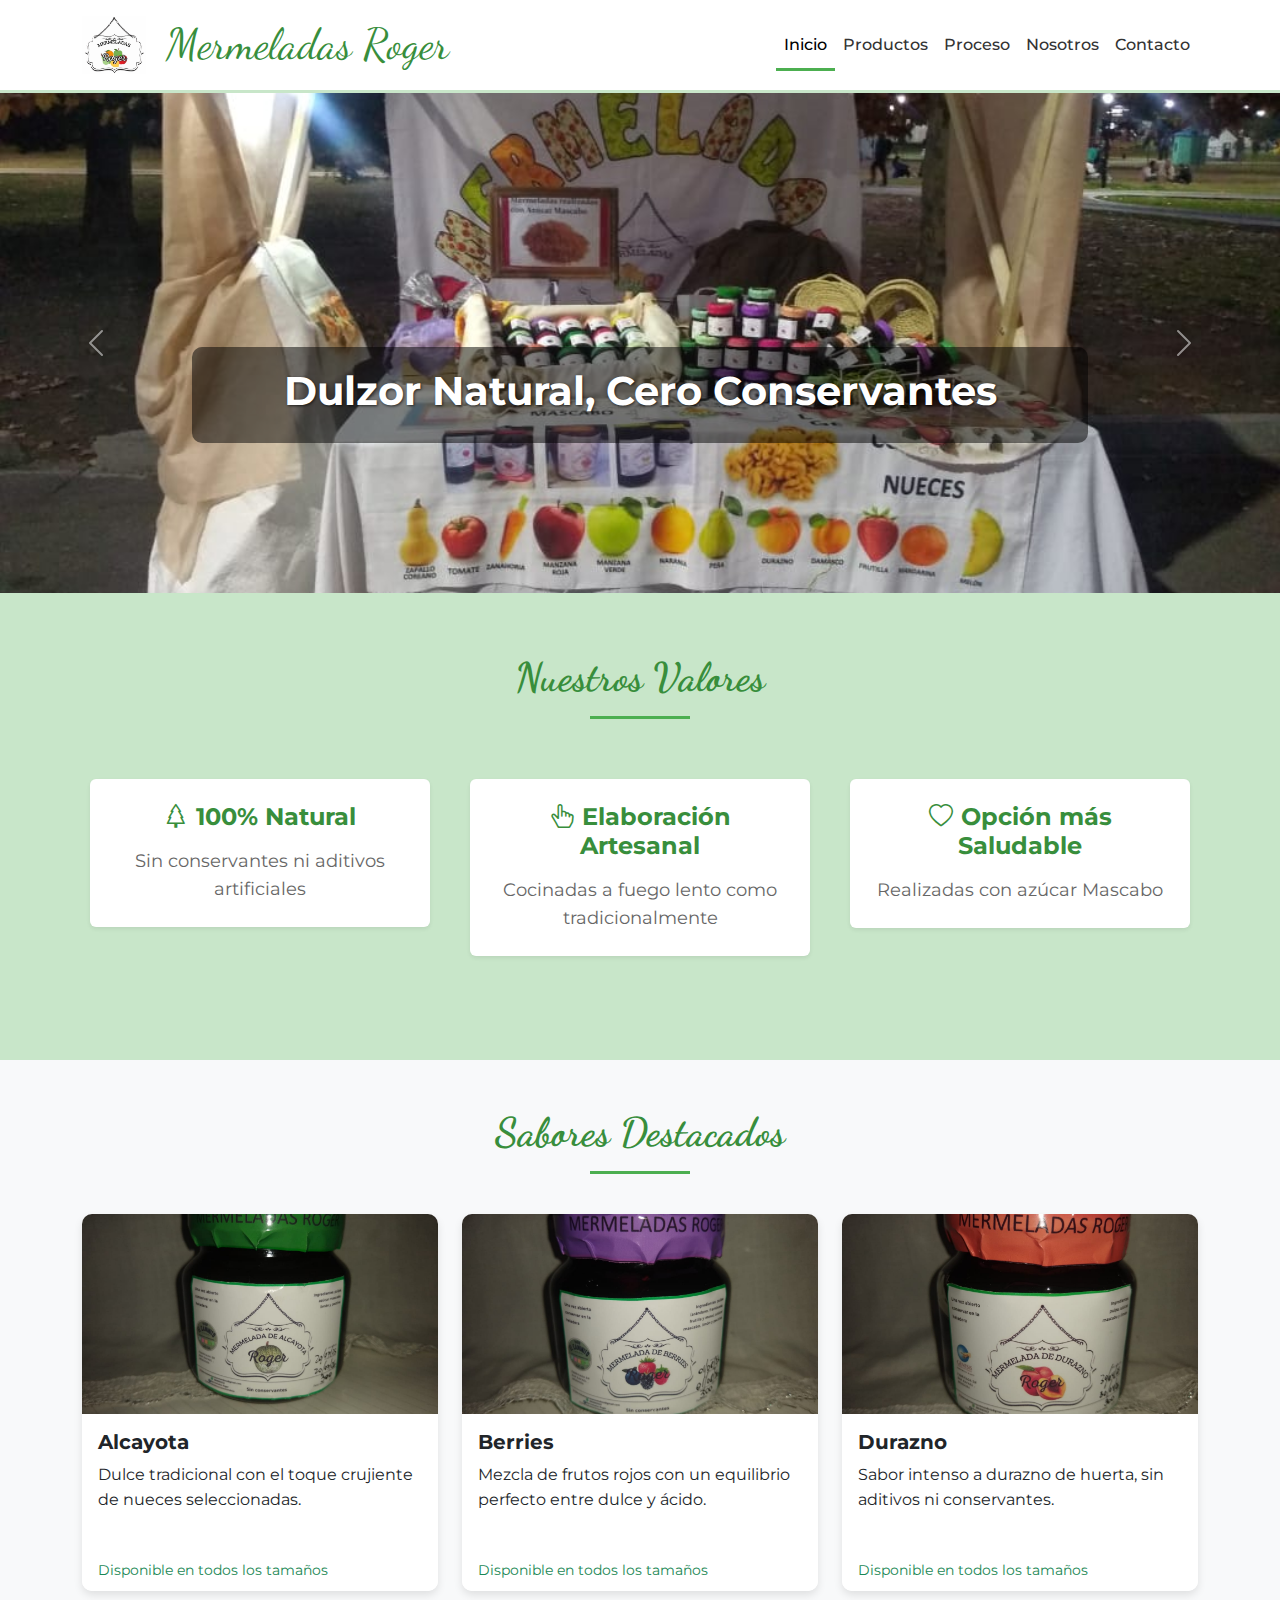
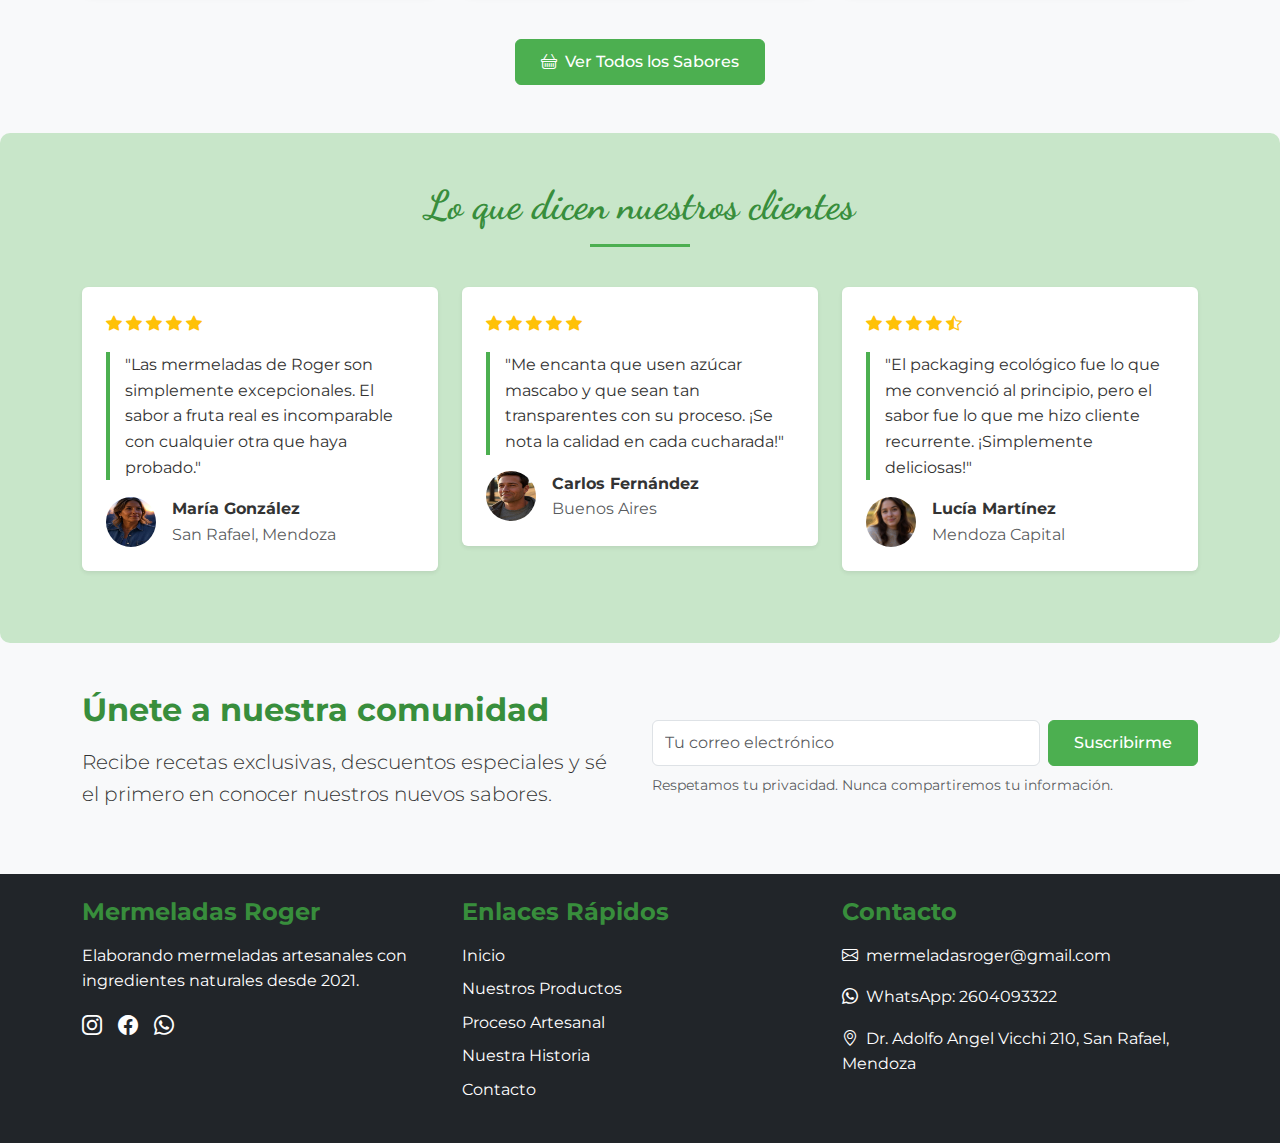
<file: index.html>
<!DOCTYPE html>
<html lang="es">
<head>
    <meta charset="UTF-8">
    <meta name="viewport" content="width=device-width, initial-scale=1.0">
    <title>Mermeladas Roger - Artesanales y Naturales</title>
    <!-- Bootstrap CSS -->
    <link href="https://cdn.jsdelivr.net/npm/bootstrap@5.3.0/dist/css/bootstrap.min.css" rel="stylesheet">
    <!-- Google Fonts -->
    <link href="https://fonts.googleapis.com/css2?family=Montserrat:wght@400;500;700&family=Dancing+Script:wght@700&display=swap" rel="stylesheet">
    <!-- Estilos locales -->
    <link rel="stylesheet" href="public/css/styles.css">
</head>
<body>
    <!-- HEADER - Navbar Bootstrap -->
    <header>
        <nav class="navbar navbar-expand-lg bg-white shadow-sm">
            <div class="container">
                <a class="navbar-brand" href="#">
                    <img class="brand-logo" src="public/img/logo.png" alt="Mermeladas Roger">
                    <span class="brand-text">Mermeladas Roger</span>
                </a>
                <button class="navbar-toggler" type="button" data-bs-toggle="collapse" data-bs-target="#navbarNav">
                    <span class="navbar-toggler-icon"></span>
                </button>
                <div class="collapse navbar-collapse" id="navbarNav">
                    <ul class="navbar-nav ms-auto">
                        <li class="nav-item"><a class="nav-link active" href="index.html">Inicio</a></li>
                        <li class="nav-item"><a class="nav-link" href="public/views/productos.html">Productos</a></li>
                        <li class="nav-item"><a class="nav-link" href="public/views/proceso.html">Proceso</a></li>
                        <li class="nav-item"><a class="nav-link" href="public/views/nosotros.html">Nosotros</a></li>
                        <li class="nav-item"><a class="nav-link" href="public/views/contacto.html">Contacto</a></li>
                    </ul>
                </div>
            </div>
        </nav>
    </header>

    <!-- MAIN - Carrusel Bootstrap -->
    <main>
        <div id="heroCarousel" class="carousel slide" data-bs-ride="carousel">
            <div class="carousel-inner">
                <div class="carousel-item active">
                    <img src="public/img/Carrusel-1.jpeg" class="d-block w-100" alt="Mermeladas artesanales">
                    <div class="carousel-caption">
                        <h1>Dulzor Natural, Cero Conservantes</h1>
                    </div>
                </div>
                <div class="carousel-item">
                    <img src="public/img/Carrusel-2.jpeg" class="d-block w-100" alt="Variedades">
                    <div class="carousel-caption">
                        <h2>+20 Sabores Únicos</h2>
                    </div>
                </div>
                <div class="carousel-item">
                    <img src="public/img/Carrusel-3.jpeg" class="d-block w-100" alt="Presentaciones">
                    <div class="carousel-caption">
                        <h2>Frascos de 250g, 300g y 500g</h2>
                    </div>
                </div>
            </div>
            <button class="carousel-control-prev" type="button" data-bs-target="#heroCarousel" data-bs-slide="prev">
                <span class="carousel-control-prev-icon"></span>
            </button>
            <button class="carousel-control-next" type="button" data-bs-target="#heroCarousel" data-bs-slide="next">
                <span class="carousel-control-next-icon"></span>
            </button>
        </div>

        <!-- Sección Valores -->
        <section class="valores">
            <div class="container">
                <h2 class="section-title">Nuestros Valores</h2>
                <div class="row text-center">
                    <div class="col-md-4 mb-4">
                        <div class="p-4 rounded bg-white shadow-sm">
                            <h3><i class="bi bi-tree me-2"></i>100% Natural</h3>
                            <p class="mb-0">Sin conservantes ni aditivos artificiales</p>
                        </div>
                    </div>
                    <div class="col-md-4 mb-4">
                        <div class="p-4 rounded bg-white shadow-sm">
                            <h3><i class="bi bi-hand-index-thumb me-2"></i>Elaboración Artesanal</h3>
                            <p class="mb-0">Cocinadas a fuego lento como tradicionalmente</p>
                        </div>
                    </div>
                    <div class="col-md-4 mb-4">
                        <div class="p-4 rounded bg-white shadow-sm">
                            <h3><i class="bi bi-heart me-2"></i>Opción más Saludable</h3>
                            <p class="mb-0">Realizadas con azúcar Mascabo</p>
                        </div>
                    </div>
                </div>
            </div>
        </section>
    
        <!-- Sección Productos Destacados -->
        <section class="py-5">
            <div class="container">
                <h2 class="section-title">Sabores Destacados</h2>
                <div class="row">
                    <div class="col-md-4 mb-4">
                        <div class="card h-100">
                            <img src="public/img/Productos Destacados/Alcayota.jpeg" class="card-img-top" alt="Alcayota">
                            <div class="card-body">
                                <h5 class="card-title">Alcayota</h5>
                                <p class="card-text">Dulce tradicional con el toque crujiente de nueces seleccionadas.</p>
                            </div>
                            <div class="card-footer bg-white border-0">
                                <small class="text-success">Disponible en todos los tamaños</small>
                            </div>
                        </div>
                    </div>
                    <div class="col-md-4 mb-4">
                        <div class="card h-100">
                            <img src="public/img/Productos Destacados/Berries.jpeg" class="card-img-top" alt="Berries">
                            <div class="card-body">
                                <h5 class="card-title">Berries</h5>
                                <p class="card-text">Mezcla de frutos rojos con un equilibrio perfecto entre dulce y ácido.</p>
                            </div>
                            <div class="card-footer bg-white border-0">
                                <small class="text-success">Disponible en todos los tamaños</small>
                            </div>
                        </div>
                    </div>
                    <div class="col-md-4 mb-4">
                        <div class="card h-100">
                            <img src="public/img/Productos Destacados/Durazno.jpeg" class="card-img-top" alt="Durazno">
                            <div class="card-body">
                                <h5 class="card-title">Durazno</h5>
                                <p class="card-text">Sabor intenso a durazno de huerta, sin aditivos ni conservantes.</p>
                            </div>
                            <div class="card-footer bg-white border-0">
                                <small class="text-success">Disponible en todos los tamaños</small>
                            </div>
                        </div>
                    </div>
                </div>
                <div class="text-center mt-4">
                    <a href="public/views/productos.html" class="btn btn-primary">
                        <i class="bi bi-basket me-2"></i>Ver Todos los Sabores
                    </a>
                </div>
            </div>
        </section>

        <!-- Seccion Testimonios -->
        <section class="py-5 green-accent">
            <div class="container">
                <h2 class="section-title">Lo que dicen nuestros clientes</h2>
                <div class="row">
                    <div class="col-md-4 mb-4">
                        <div class="p-4 bg-white rounded shadow-sm">
                            <div class="d-flex align-items-center mb-3">
                                <i class="bi bi-star-fill text-warning me-1"></i>
                                <i class="bi bi-star-fill text-warning me-1"></i>
                                <i class="bi bi-star-fill text-warning me-1"></i>
                                <i class="bi bi-star-fill text-warning me-1"></i>
                                <i class="bi bi-star-fill text-warning"></i>
                            </div>
                            <p class="border-green">"Las mermeladas de Roger son simplemente excepcionales. El sabor a fruta real es incomparable con cualquier otra que haya probado."</p>
                            <div class="d-flex align-items-center">
                                <img src="public/img/Testimonios/Cliente1.jpg" alt="Cliente satisfecho" width="50" height="50" class="rounded-circle me-3">
                                <div>
                                    <strong>María González</strong>
                                    <div class="text-muted">San Rafael, Mendoza</div>
                                </div>
                            </div>
                        </div>
                    </div>
                    <div class="col-md-4 mb-4">
                        <div class="p-4 bg-white rounded shadow-sm">
                            <div class="d-flex align-items-center mb-3">
                                <i class="bi bi-star-fill text-warning me-1"></i>
                                <i class="bi bi-star-fill text-warning me-1"></i>
                                <i class="bi bi-star-fill text-warning me-1"></i>
                                <i class="bi bi-star-fill text-warning me-1"></i>
                                <i class="bi bi-star-fill text-warning"></i>
                            </div>
                            <p class="border-green">"Me encanta que usen azúcar mascabo y que sean tan transparentes con su proceso. ¡Se nota la calidad en cada cucharada!"</p>
                            <div class="d-flex align-items-center">
                                <img src="public/img/Testimonios/Cliente2.jpg" alt="Cliente satisfecho" width="50" height="50" class="rounded-circle me-3">
                                <div>
                                    <strong>Carlos Fernández</strong>
                                    <div class="text-muted">Buenos Aires</div>
                                </div>
                            </div>
                        </div>
                    </div>
                    <div class="col-md-4 mb-4">
                        <div class="p-4 bg-white rounded shadow-sm">
                            <div class="d-flex align-items-center mb-3">
                                <i class="bi bi-star-fill text-warning me-1"></i>
                                <i class="bi bi-star-fill text-warning me-1"></i>
                                <i class="bi bi-star-fill text-warning me-1"></i>
                                <i class="bi bi-star-fill text-warning me-1"></i>
                                <i class="bi bi-star-half text-warning"></i>
                            </div>
                            <p class="border-green">"El packaging ecológico fue lo que me convenció al principio, pero el sabor fue lo que me hizo cliente recurrente. ¡Simplemente deliciosas!"</p>
                            <div class="d-flex align-items-center">
                                <img src="public/img/Testimonios/Cliente3.jpg" alt="Cliente satisfecho" width="50" height="50" class="rounded-circle me-3">
                                <div>
                                    <strong>Lucía Martínez</strong>
                                    <div class="text-muted">Mendoza Capital</div>
                                </div>
                            </div>
                        </div>
                    </div>
                </div>
            </div>
        </section>

        <!-- Newsletter -->
        <section class="py-5">
            <div class="container">
                <div class="row align-items-center">
                    <div class="col-md-6 mb-4 mb-md-0">
                        <h2 class="mb-3">Únete a nuestra comunidad</h2>
                        <p class="lead">Recibe recetas exclusivas, descuentos especiales y sé el primero en conocer nuestros nuevos sabores.</p>
                    </div>
                    <div class="col-md-6">
                        <form class="d-flex">
                            <input type="email" class="form-control me-2" placeholder="Tu correo electrónico" required>
                            <button type="submit" class="btn btn-primary">Suscribirme</button>
                        </form>
                        <div class="form-text mt-2">Respetamos tu privacidad. Nunca compartiremos tu información.</div>
                    </div>
                </div>
            </div>
        </section>

    <!-- FOOTER -->
    <footer class="bg-dark text-white py-4">
        <div class="container">
            <div class="row">
                <div class="col-md-4 mb-4 mb-md-0">
                    <h4 class="mb-3">Mermeladas Roger</h4>
                    <p>Elaborando mermeladas artesanales con ingredientes naturales desde 2021.</p>
                    <div class="d-flex mt-3">
                        <a href="https://instagram.com/mermeladasroger" class="text-white me-3 fs-5">
                            <i class="bi bi-instagram"></i>
                        </a>
                        <a href="https://facebook.com/MermeladasRoger" class="text-white me-3 fs-5">
                            <i class="bi bi-facebook"></i>
                        </a>
                        <a href="https://wa.me/542604093322" class="text-white fs-5">
                            <i class="bi bi-whatsapp"></i>
                        </a>
                    </div>
                </div>
                <div class="col-md-4 mb-4 mb-md-0">
                    <h4 class="mb-3">Enlaces Rápidos</h4>
                    <ul class="list-unstyled">
                        <li class="mb-2"><a href="index.html">Inicio</a></li>
                        <li class="mb-2"><a href="public/views/productos.html">Nuestros Productos</a></li>
                        <li class="mb-2"><a href="public/views/proceso.html">Proceso Artesanal</a></li>
                        <li class="mb-2"><a href="public/views/nosotros.html">Nuestra Historia</a></li>
                        <li><a href="public/views/contacto.html">Contacto</a></li>
                    </ul>
                </div>
                <div class="col-md-4">
                    <h4 class="mb-3">Contacto</h4>
                    <p><i class="bi bi-envelope me-2"></i>mermeladasroger@gmail.com</p>
                    <p><i class="bi bi-whatsapp me-2"></i>WhatsApp: 2604093322</p>
                    <p><i class="bi bi-geo-alt me-2"></i>Dr. Adolfo Angel Vicchi 210, San Rafael, Mendoza</p>
                </div>
            </div>
        </div>
    </footer>

    <!-- Bootstrap JS -->
    <script src="https://cdn.jsdelivr.net/npm/bootstrap@5.3.0/dist/js/bootstrap.bundle.min.js"></script>
    <!-- Bootstrap Icons -->
    <link rel="stylesheet" href="https://cdn.jsdelivr.net/npm/bootstrap-icons@1.10.0/font/bootstrap-icons.css">

</body>
</html>
</file>
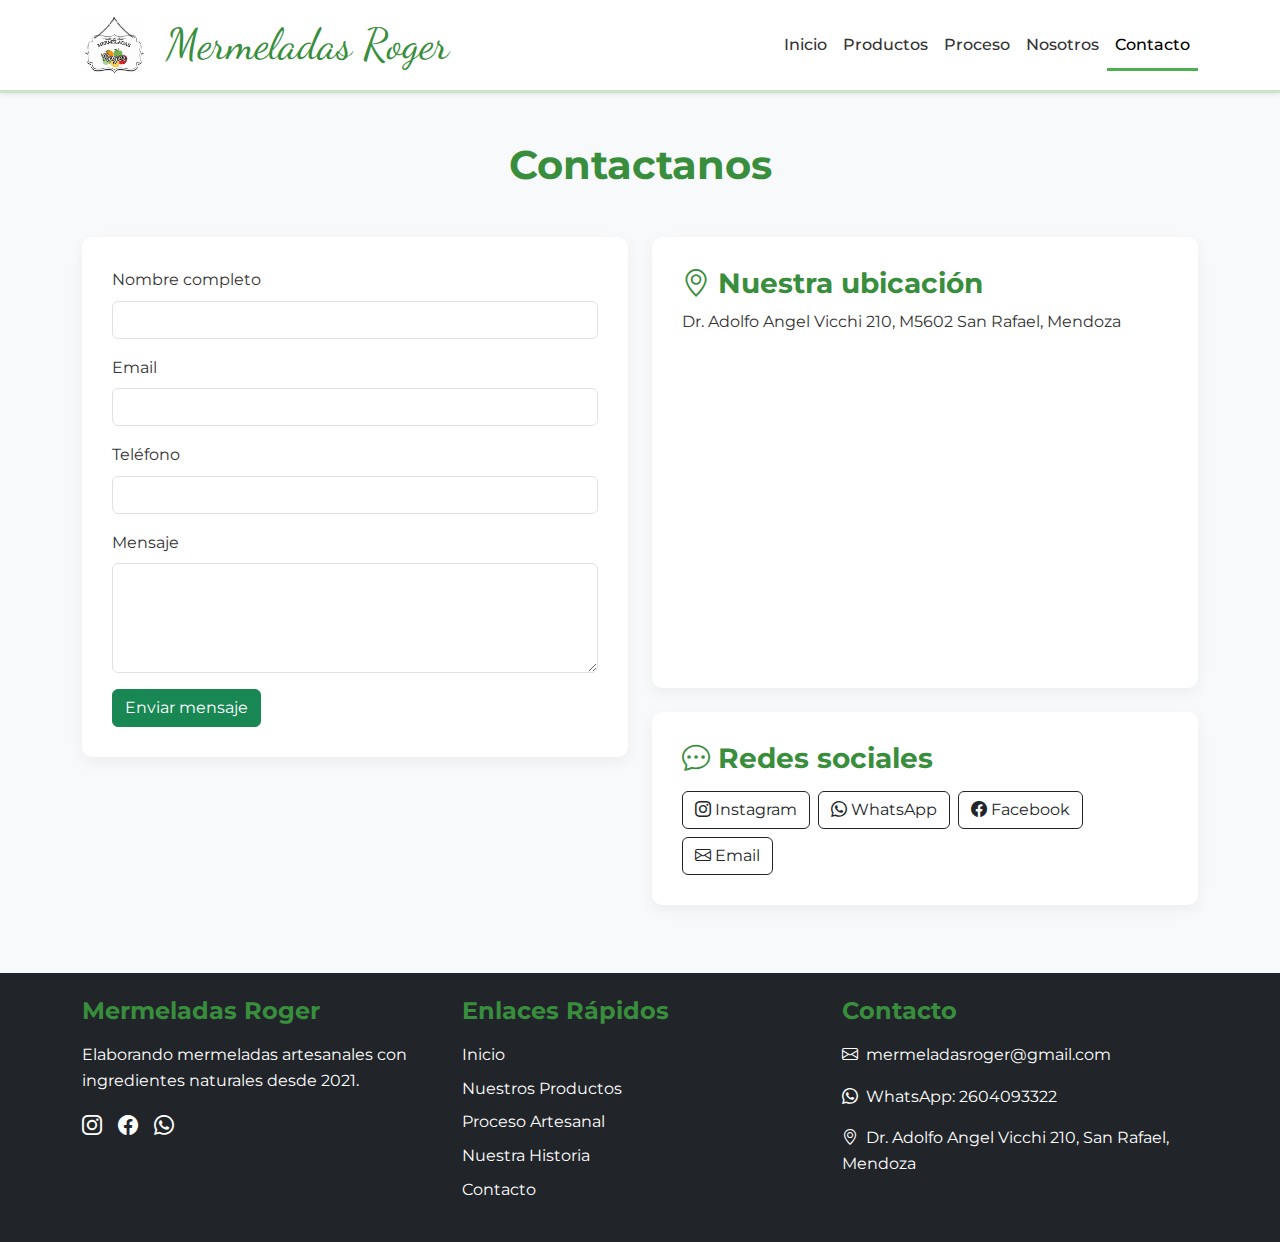
<file: public/views/contacto.html>
<!DOCTYPE html>
<html lang="es">
<head>
    <meta charset="UTF-8">
    <meta name="viewport" content="width=device-width, initial-scale=1.0">
    <title>Contacto - Mermeladas Roger</title>
    <link href="https://cdn.jsdelivr.net/npm/bootstrap@5.3.0/dist/css/bootstrap.min.css" rel="stylesheet">
    <link href="https://fonts.googleapis.com/css2?family=Montserrat:wght@400;500;700&family=Dancing+Script:wght@700&display=swap" rel="stylesheet">
    <link rel="stylesheet" href="../css/styles.css">
</head>
<body>
    <header>
        <nav class="navbar navbar-expand-lg bg-white shadow-sm">
            <div class="container">
                <a class="navbar-brand" href="../../index.html">
                    <img class="brand-logo" src="../../public/img/logo.png" alt="Mermeladas Roger">
                    <span class="brand-text">Mermeladas Roger</span>
                </a>
                <button class="navbar-toggler" type="button" data-bs-toggle="collapse" data-bs-target="#navbarNav">
                    <span class="navbar-toggler-icon"></span>
                </button>
                <div class="collapse navbar-collapse" id="navbarNav">
                    <ul class="navbar-nav ms-auto">
                        <li class="nav-item"><a class="nav-link" href="../../index.html">Inicio</a></li>
                        <li class="nav-item"><a class="nav-link" href="../../public/views/productos.html">Productos</a></li>
                        <li class="nav-item"><a class="nav-link" href="../../public/views/proceso.html">Proceso</a></li>
                        <li class="nav-item"><a class="nav-link" href="../../public/views/nosotros.html">Nosotros</a></li>
                        <li class="nav-item"><a class="nav-link active" href="../../public/views/contacto.html">Contacto</a></li>
                    </ul>
                </div>
            </div>
        </nav>
    </header>

    <main class="container py-5">
        <h1 class="text-center mb-5">Contactanos</h1>
        
        <div class="row">
            <!-- Formulario -->
            <div class="col-md-6 mb-4">
                <form class="contact-form">
                    <div class="mb-3">
                        <label for="nombre" class="form-label">Nombre completo</label>
                        <input type="text" class="form-control" id="nombre" required>
                    </div>
                    <div class="mb-3">
                        <label for="email" class="form-label">Email</label>
                        <input type="email" class="form-control" id="email" required>
                    </div>
                    <div class="mb-3">
                        <label for="telefono" class="form-label">Teléfono</label>
                        <input type="tel" class="form-control" id="telefono">
                    </div>
                    <div class="mb-3">
                        <label for="mensaje" class="form-label">Mensaje</label>
                        <textarea class="form-control" id="mensaje" rows="4" required></textarea>
                    </div>
                    <button type="submit" class="btn btn-success">Enviar mensaje</button>
                </form>
            </div>
            
            <!-- Información de contacto -->
            <div class="col-md-6">

                <div class="contact-info mb-4">
                    <h3><i class="bi bi-geo-alt"></i> Nuestra ubicación</h3>
                    <p>Dr. Adolfo Angel Vicchi 210, M5602 San Rafael, Mendoza</p>
                    
                    <!-- Iframe de Google Maps actualizado -->
                    <div class="mapa mt-3">
                        <iframe src="https://www.google.com/maps/embed?pb=!1m18!1m12!1m3!1d3350.448238083964!2d-68.33082358481614!3d-32.886171980939886!2m3!1f0!2f0!3f0!3m2!1i1024!2i768!4f13.1!3m3!1m2!1s0x967e097c3c8e8e3f%3A0x3a0e2d1c4e1d8b2a!2sDr.%20Adolfo%20Angel%20Vicchi%20210%2C%20M5602%20San%20Rafael%2C%20Mendoza!5e0!3m2!1ses!2sar!4v1657748277223!5m2!1ses!2sar" 
                                width="100%" 
                                height="300" 
                                style="border:0;" 
                                allowfullscreen="" 
                                loading="lazy">
                        </iframe>
                    </div>
                </div>

                <div class="social-links">
                    <h3><i class="bi bi-chat-dots"></i> Redes sociales</h3>
                    <div class="d-flex flex-wrap gap-2 mt-3">
                        <a href="https://instagram.com/mermeladasroger" class="btn btn-outline-dark">
                            <i class="bi bi-instagram"></i> Instagram
                        </a>
                        <a href="https://wa.me/542604093322" class="btn btn-outline-dark">
                            <i class="bi bi-whatsapp"></i> WhatsApp
                        </a>
                        <a href="https://facebook.com/MermeladasRoger" class="btn btn-outline-dark">
                            <i class="bi bi-facebook"></i> Facebook
                        </a>
                        <a href="mailto:mermeladasroger@gmail.com" class="btn btn-outline-dark">
                            <i class="bi bi-envelope"></i> Email
                        </a>
                    </div>
                </div>
            </div>                
        </div>
    </main>

    <footer class="bg-dark text-white py-4">
        <div class="container">
            <div class="row">
                <div class="col-md-4 mb-4 mb-md-0">
                    <h4 class="mb-3">Mermeladas Roger</h4>
                    <p>Elaborando mermeladas artesanales con ingredientes naturales desde 2021.</p>
                    <div class="d-flex mt-3">
                        <a href="https://instagram.com/mermeladasroger" class="text-white me-3 fs-5">
                            <i class="bi bi-instagram"></i>
                        </a>
                        <a href="https://facebook.com/MermeladasRoger" class="text-white me-3 fs-5">
                            <i class="bi bi-facebook"></i>
                        </a>
                        <a href="https://wa.me/542604093322" class="text-white fs-5">
                            <i class="bi bi-whatsapp"></i>
                        </a>
                    </div>
                </div>
                <div class="col-md-4 mb-4 mb-md-0">
                    <h4 class="mb-3">Enlaces Rápidos</h4>
                    <ul class="list-unstyled">
                        <li class="mb-2"><a href="../../index.html">Inicio</a></li>
                        <li class="mb-2"><a href="../../public/views/productos.html">Nuestros Productos</a></li>
                        <li class="mb-2"><a href="../../public/views/proceso.html">Proceso Artesanal</a></li>
                        <li class="mb-2"><a href="../../public/views/nosotros.html">Nuestra Historia</a></li>
                        <li><a href="../../public/views/contacto.html">Contacto</a></li>
                    </ul>
                </div>
                <div class="col-md-4">
                    <h4 class="mb-3">Contacto</h4>
                    <p><i class="bi bi-envelope me-2"></i>mermeladasroger@gmail.com</p>
                    <p><i class="bi bi-whatsapp me-2"></i>WhatsApp: 2604093322</p>
                    <p><i class="bi bi-geo-alt me-2"></i>Dr. Adolfo Angel Vicchi 210, San Rafael, Mendoza</p>
                </div>
            </div>
        </div>
    </footer>

    <!-- Bootstrap JS -->
    <script src="https://cdn.jsdelivr.net/npm/bootstrap@5.3.0/dist/js/bootstrap.bundle.min.js"></script>
    <!-- Bootstrap Icons -->
    <link rel="stylesheet" href="https://cdn.jsdelivr.net/npm/bootstrap-icons@1.10.0/font/bootstrap-icons.css">
</body>
</html>
</file>
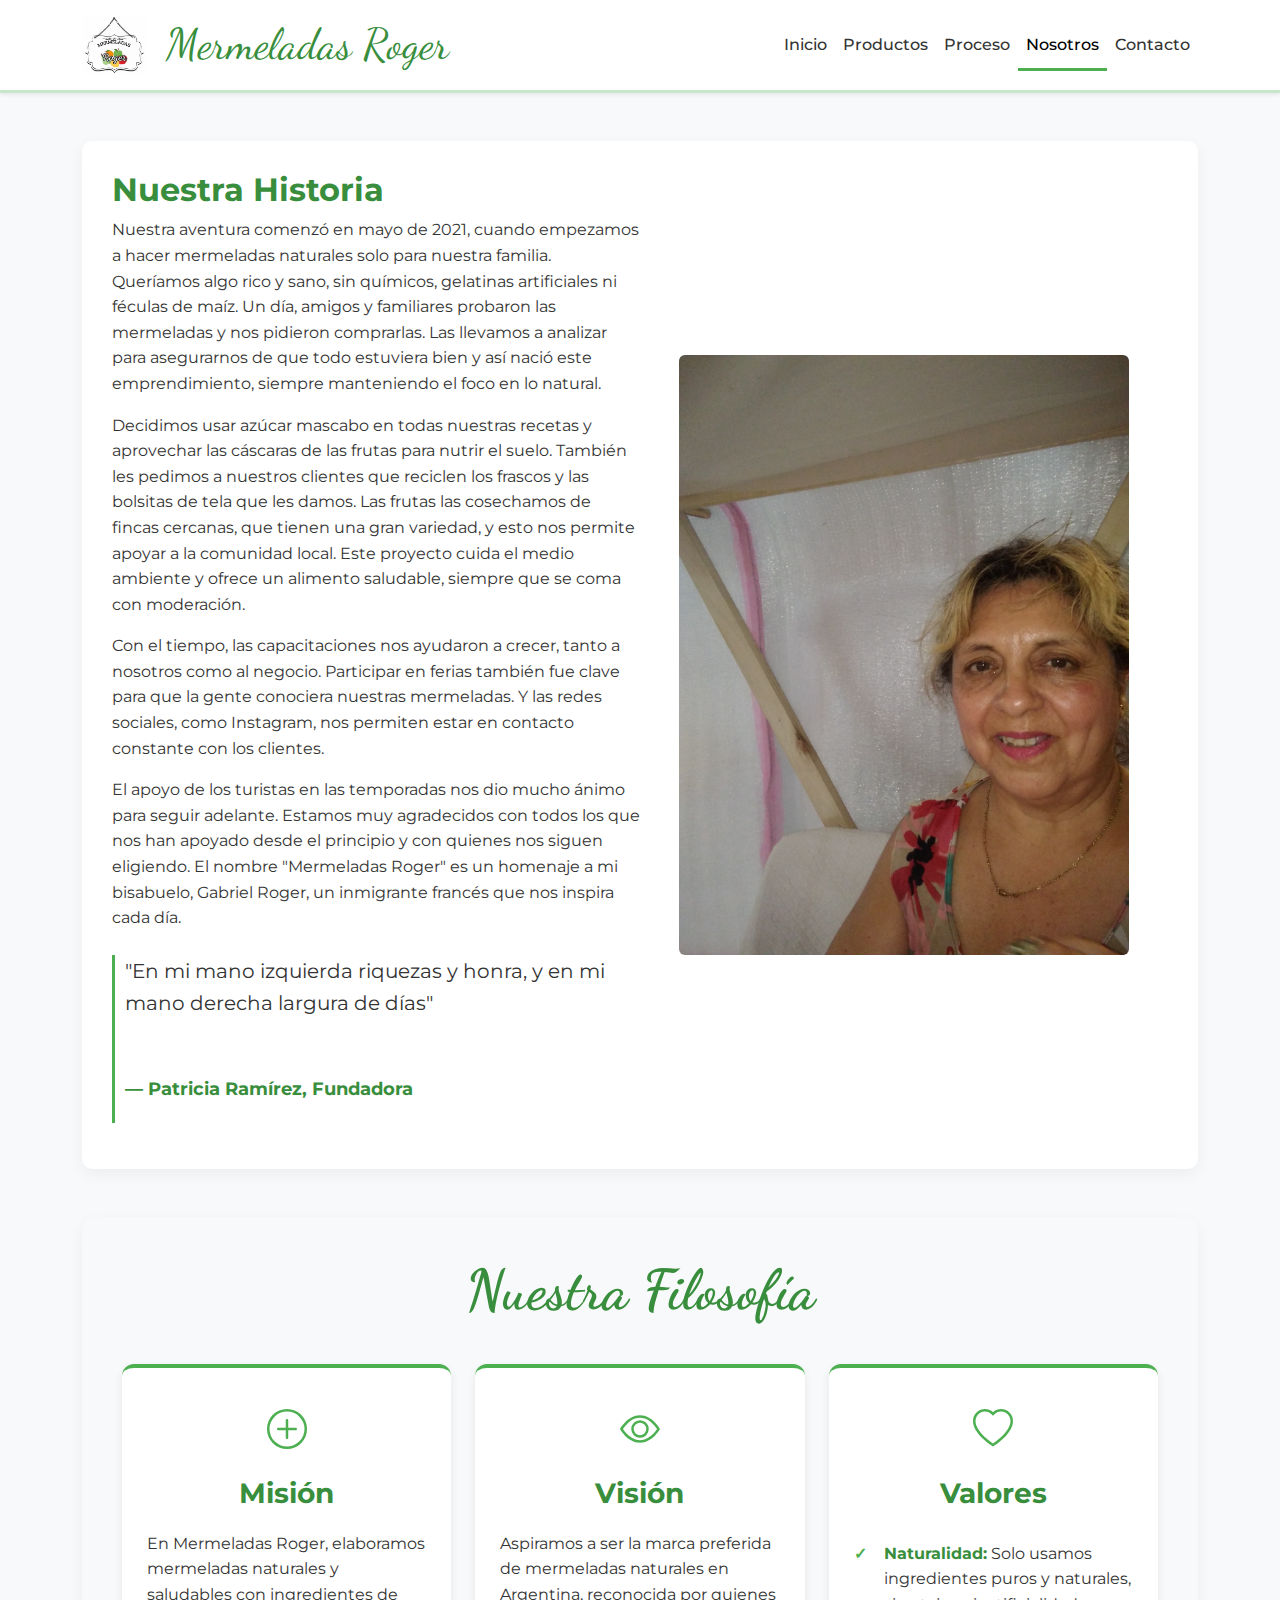
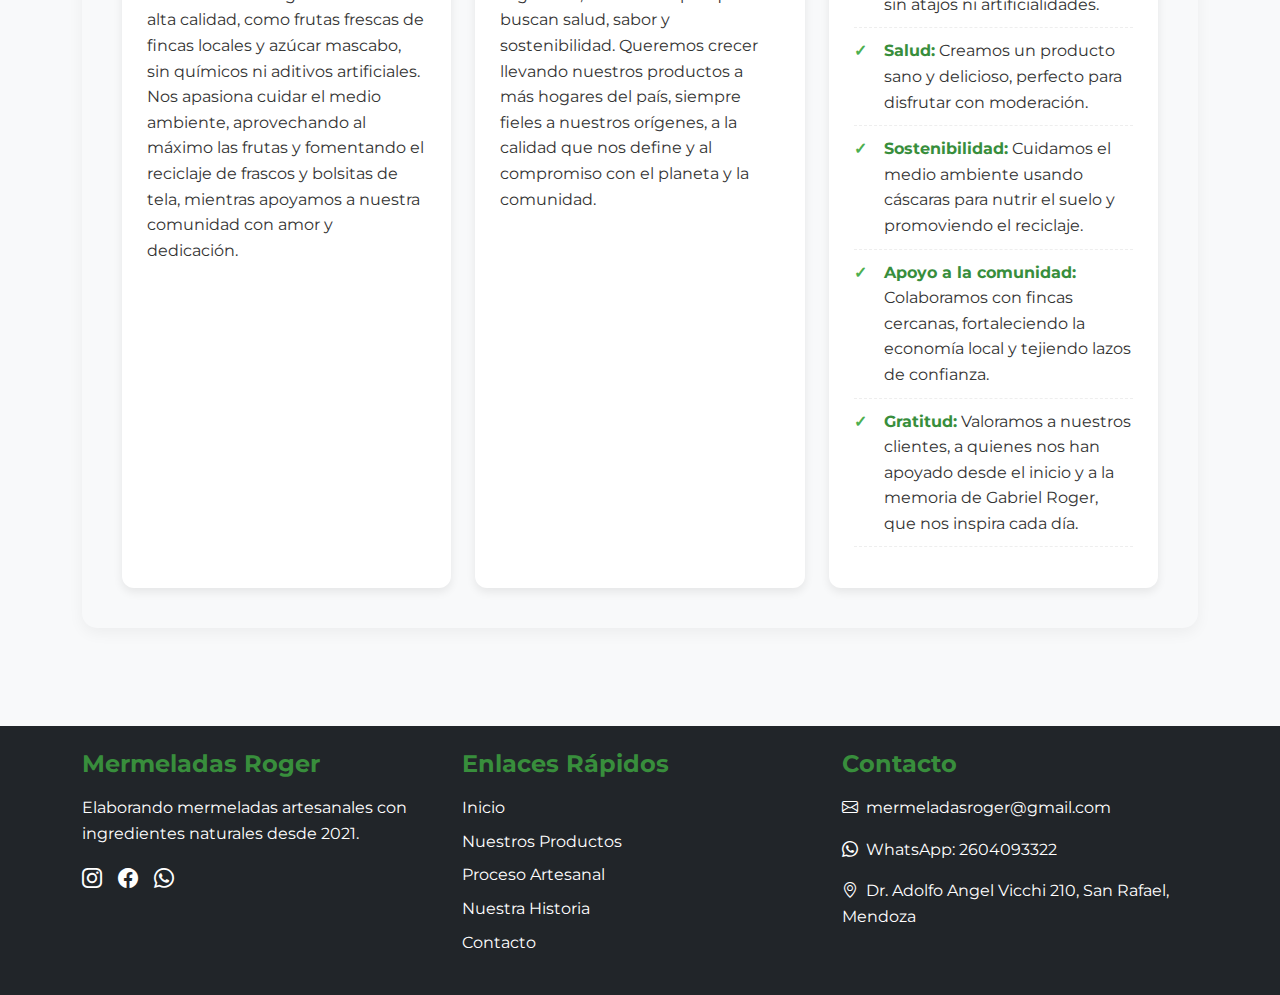
<file: public/views/nosotros.html>
<!DOCTYPE html>
<html lang="es">
<head>
    <meta charset="UTF-8">
    <meta name="viewport" content="width=device-width, initial-scale=1.0">
    <title>Nosotros - Mermeladas Roger</title>
    <link href="https://cdn.jsdelivr.net/npm/bootstrap@5.3.0/dist/css/bootstrap.min.css" rel="stylesheet">
    <link href="https://fonts.googleapis.com/css2?family=Montserrat:wght@400;500;700&family=Dancing+Script:wght@700&display=swap" rel="stylesheet">
    <link rel="stylesheet" href="../css/styles.css">

</head>
<body>
    <header>
        <nav class="navbar navbar-expand-lg bg-white shadow-sm">
            <div class="container">
                <a class="navbar-brand" href="../../index.html">
                    <img class="brand-logo" src="../../public/img/logo.png" alt="Mermeladas Roger">
                    <span class="brand-text">Mermeladas Roger</span>
                </a>
                <button class="navbar-toggler" type="button" data-bs-toggle="collapse" data-bs-target="#navbarNav">
                    <span class="navbar-toggler-icon"></span>
                </button>
                <div class="collapse navbar-collapse" id="navbarNav">
                    <ul class="navbar-nav ms-auto">
                        <li class="nav-item"><a class="nav-link" href="../../index.html">Inicio</a></li>
                        <li class="nav-item"><a class="nav-link" href="../../public/views/productos.html">Productos</a></li>
                        <li class="nav-item"><a class="nav-link" href="../../public/views/proceso.html">Proceso</a></li>
                        <li class="nav-item"><a class="nav-link active" href="../../public/views/nosotros.html">Nosotros</a></li>
                        <li class="nav-item"><a class="nav-link" href="../../public/views/contacto.html">Contacto</a></li>
                    </ul>
                </div>
            </div>
        </nav>
    </header>
    
    <main class="container py-5">
        <!-- Historia con Flexbox -->
        <section class="historia d-flex flex-column flex-md-row align-items-center mb-5">
            <div class="col-md-6 mb-4 mb-md-0">
                <h2>Nuestra Historia</h2>
                <p>
                    Nuestra aventura comenzó en mayo de 2021, cuando empezamos a hacer mermeladas naturales solo para nuestra familia. Queríamos algo rico y sano, sin químicos, gelatinas artificiales ni féculas de maíz. Un día, amigos y familiares probaron las mermeladas y nos pidieron comprarlas. Las llevamos a analizar para asegurarnos de que todo estuviera bien y así nació este emprendimiento, siempre manteniendo el foco en lo natural.
                    <br>
                </p>
                <p>   
                    Decidimos usar azúcar mascabo en todas nuestras recetas y aprovechar las cáscaras de las frutas para nutrir el suelo. También les pedimos a nuestros clientes que reciclen los frascos y las bolsitas de tela que les damos. Las frutas las cosechamos de fincas cercanas, que tienen una gran variedad, y esto nos permite apoyar a la comunidad local. Este proyecto cuida el medio ambiente y ofrece un alimento saludable, siempre que se coma con moderación.
                    <br>
                </p>
                <p>
                    Con el tiempo, las capacitaciones nos ayudaron a crecer, tanto a nosotros como al negocio. Participar en ferias también fue clave para que la gente conociera nuestras mermeladas. Y las redes sociales, como Instagram, nos permiten estar en contacto constante con los clientes.
                    <br>
                </p>
                <p>
                    El apoyo de los turistas en las temporadas nos dio mucho ánimo para seguir adelante. Estamos muy agradecidos con todos los que nos han apoyado desde el principio y con quienes nos siguen eligiendo. El nombre "Mermeladas Roger" es un homenaje a mi bisabuelo, Gabriel Roger, un inmigrante francés que nos inspira cada día.
                </p>
                <blockquote class="blockquote mt-4">
                    <p>"En mi mano izquierda riquezas y honra, y en mi mano derecha largura de días"</p>
                    <footer class="blockquote-footer">Patricia Ramírez, Fundadora</footer>
                </blockquote>
            </div>
            <div class="col-md-6 text-center">
                <img src="../img/PatriciaRamirez.jpeg" alt="Patricia Ramírez" class="img-fluid rounded" width="450" height="900">
            </div>
        </section>
        
        <!-- Sección de Misión, Visión y Valores -->
        <section class="filosofia-section">
            <h2>Nuestra Filosofía</h2>
            <div class="row g-4">
                <!-- Misión -->
                <div class="col-lg-4 col-md-6">
                    <div class="filosofia-card">
                        <div class="text-center">
                            <div class="filosofia-icon">
                                <svg xmlns="http://www.w3.org/2000/svg" width="40" height="40" fill="currentColor" viewBox="0 0 16 16">
                                    <path d="M8 15A7 7 0 1 1 8 1a7 7 0 0 1 0 14zm0 1A8 8 0 1 0 8 0a8 8 0 0 0 0 16z"/>
                                    <path d="M8 4a.5.5 0 0 1 .5.5v3h3a.5.5 0 0 1 0 1h-3v3a.5.5 0 0 1-1 0v-3h-3a.5.5 0 0 1 0-1h3v-3A.5.5 0 0 1 8 4z"/>
                                </svg>
                            </div>
                            <h3>Misión</h3>
                        </div>
                        <p>En Mermeladas Roger, elaboramos mermeladas naturales y saludables con ingredientes de alta calidad, como frutas frescas de fincas locales y azúcar mascabo, sin químicos ni aditivos artificiales. Nos apasiona cuidar el medio ambiente, aprovechando al máximo las frutas y fomentando el reciclaje de frascos y bolsitas de tela, mientras apoyamos a nuestra comunidad con amor y dedicación.</p>
                    </div>
                </div>
                
                <!-- Visión -->
                <div class="col-lg-4 col-md-6">
                    <div class="filosofia-card">
                        <div class="text-center">
                            <div class="filosofia-icon">
                                <svg xmlns="http://www.w3.org/2000/svg" width="40" height="40" fill="currentColor" viewBox="0 0 16 16">
                                    <path d="M16 8s-3-5.5-8-5.5S0 8 0 8s3 5.5 8 5.5S16 8 16 8zM1.173 8a13.133 13.133 0 0 1 1.66-2.043C4.12 4.668 5.88 3.5 8 3.5c2.12 0 3.879 1.168 5.168 2.457A13.133 13.133 0 0 1 14.828 8c-.058.087-.122.183-.195.288-.335.48-.83 1.12-1.465 1.755C11.879 11.332 10.119 12.5 8 12.5c-2.12 0-3.879-1.168-5.168-2.457A13.134 13.134 0 0 1 1.172 8z"/>
                                    <path d="M8 5.5a2.5 2.5 0 1 0 0 5 2.5 2.5 0 0 0 0-5zM4.5 8a3.5 3.5 0 1 1 7 0 3.5 3.5 0 0 1-7 0z"/>
                                </svg>
                            </div>
                            <h3>Visión</h3>
                        </div>
                        <p>Aspiramos a ser la marca preferida de mermeladas naturales en Argentina, reconocida por quienes buscan salud, sabor y sostenibilidad. Queremos crecer llevando nuestros productos a más hogares del país, siempre fieles a nuestros orígenes, a la calidad que nos define y al compromiso con el planeta y la comunidad.</p>
                    </div>
                </div>
                
                <!-- Valores -->
                <div class="col-lg-4 col-md-12">
                    <div class="filosofia-card">
                        <div class="text-center">
                            <div class="filosofia-icon">
                                <svg xmlns="http://www.w3.org/2000/svg" width="40" height="40" fill="currentColor" viewBox="0 0 16 16">
                                    <path d="m8 2.748-.717-.737C5.6.281 2.514.878 1.4 3.053c-.523 1.023-.641 2.5.314 4.385.92 1.815 2.834 3.989 6.286 6.357 3.452-2.368 5.365-4.542 6.286-6.357.955-1.886.838-3.362.314-4.385C13.486.878 10.4.28 8.717 2.01L8 2.748zM8 15C-7.333 4.868 3.279-3.04 7.824 1.143c.06.055.119.112.176.171a3.12 3.12 0 0 1 .176-.17C12.72-3.042 23.333 4.867 8 15z"/>
                                </svg>
                            </div>
                            <h3>Valores</h3>
                        </div>
                        <ul class="valores-list">
                            <li><strong>Naturalidad:</strong> Solo usamos ingredientes puros y naturales, sin atajos ni artificialidades.</li>
                            <li><strong>Salud:</strong> Creamos un producto sano y delicioso, perfecto para disfrutar con moderación.</li>
                            <li><strong>Sostenibilidad:</strong> Cuidamos el medio ambiente usando cáscaras para nutrir el suelo y promoviendo el reciclaje.</li>
                            <li><strong>Apoyo a la comunidad:</strong> Colaboramos con fincas cercanas, fortaleciendo la economía local y tejiendo lazos de confianza.</li>
                            <li><strong>Gratitud:</strong> Valoramos a nuestros clientes, a quienes nos han apoyado desde el inicio y a la memoria de Gabriel Roger, que nos inspira cada día.</li>
                        </ul>
                    </div>
                </div>
            </div>
        </section>
    </main>
    
    <footer class="bg-dark text-white py-4">
        <div class="container">
            <div class="row">
                <div class="col-md-4 mb-4 mb-md-0">
                    <h4 class="mb-3">Mermeladas Roger</h4>
                    <p>Elaborando mermeladas artesanales con ingredientes naturales desde 2021.</p>
                    <div class="d-flex mt-3">
                        <a href="https://instagram.com/mermeladasroger" class="text-white me-3 fs-5">
                            <i class="bi bi-instagram"></i>
                        </a>
                        <a href="https://facebook.com/MermeladasRoger" class="text-white me-3 fs-5">
                            <i class="bi bi-facebook"></i>
                        </a>
                        <a href="https://wa.me/542604093322" class="text-white fs-5">
                            <i class="bi bi-whatsapp"></i>
                        </a>
                    </div>
                </div>
                <div class="col-md-4 mb-4 mb-md-0">
                    <h4 class="mb-3">Enlaces Rápidos</h4>
                    <ul class="list-unstyled">
                        <li class="mb-2"><a href="../../index.html">Inicio</a></li>
                        <li class="mb-2"><a href="../../public/views/productos.html">Nuestros Productos</a></li>
                        <li class="mb-2"><a href="../../public/views/proceso.html">Proceso Artesanal</a></li>
                        <li class="mb-2"><a href="../../public/views/nosotros.html">Nuestra Historia</a></li>
                        <li><a href="../../public/views/contacto.html">Contacto</a></li>
                    </ul>
                </div>
                <div class="col-md-4">
                    <h4 class="mb-3">Contacto</h4>
                    <p><i class="bi bi-envelope me-2"></i>mermeladasroger@gmail.com</p>
                    <p><i class="bi bi-whatsapp me-2"></i>WhatsApp: 2604093322</p>
                    <p><i class="bi bi-geo-alt me-2"></i>Dr. Adolfo Angel Vicchi 210, San Rafael, Mendoza</p>
                </div>
            </div>
        </div>
    </footer>

    <!-- Bootstrap JS -->
    <script src="https://cdn.jsdelivr.net/npm/bootstrap@5.3.0/dist/js/bootstrap.bundle.min.js"></script>
    <!-- Bootstrap Icons -->
    <link rel="stylesheet" href="https://cdn.jsdelivr.net/npm/bootstrap-icons@1.10.0/font/bootstrap-icons.css">
</body>
</html>
</file>
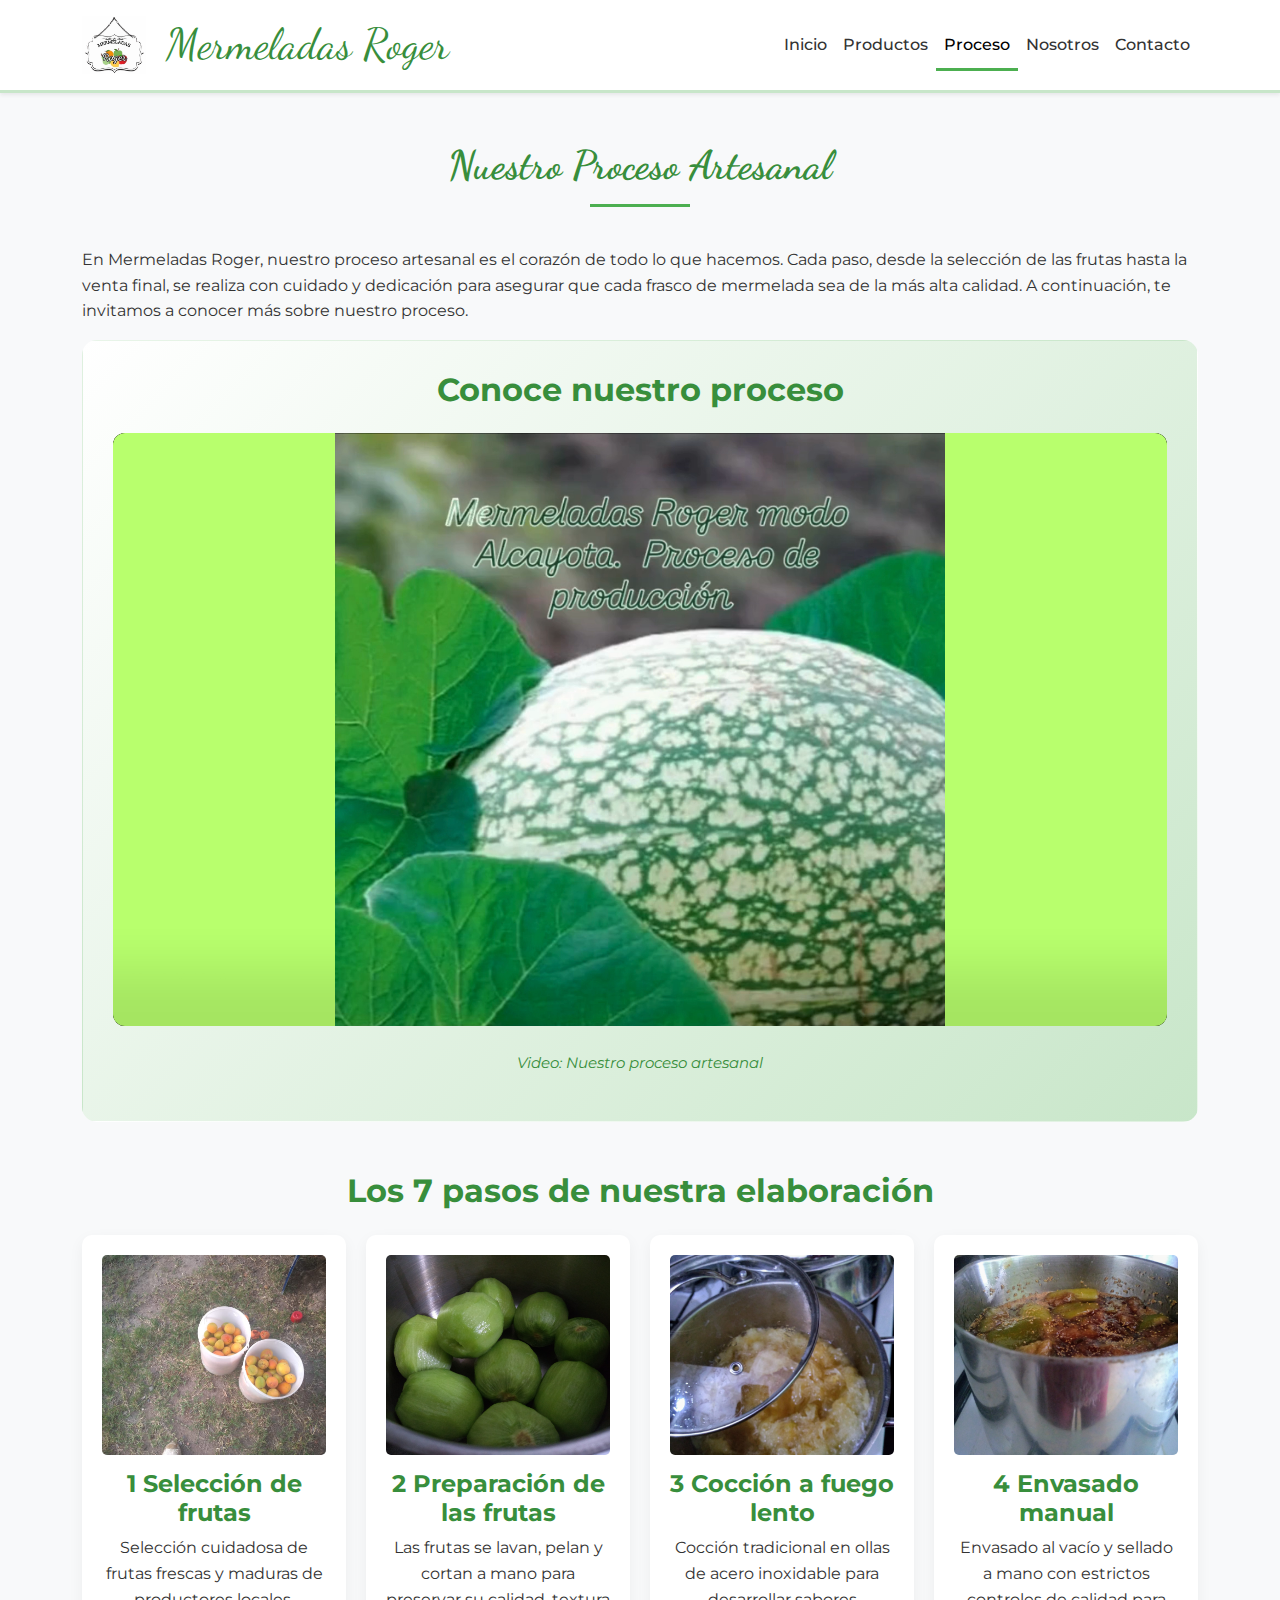
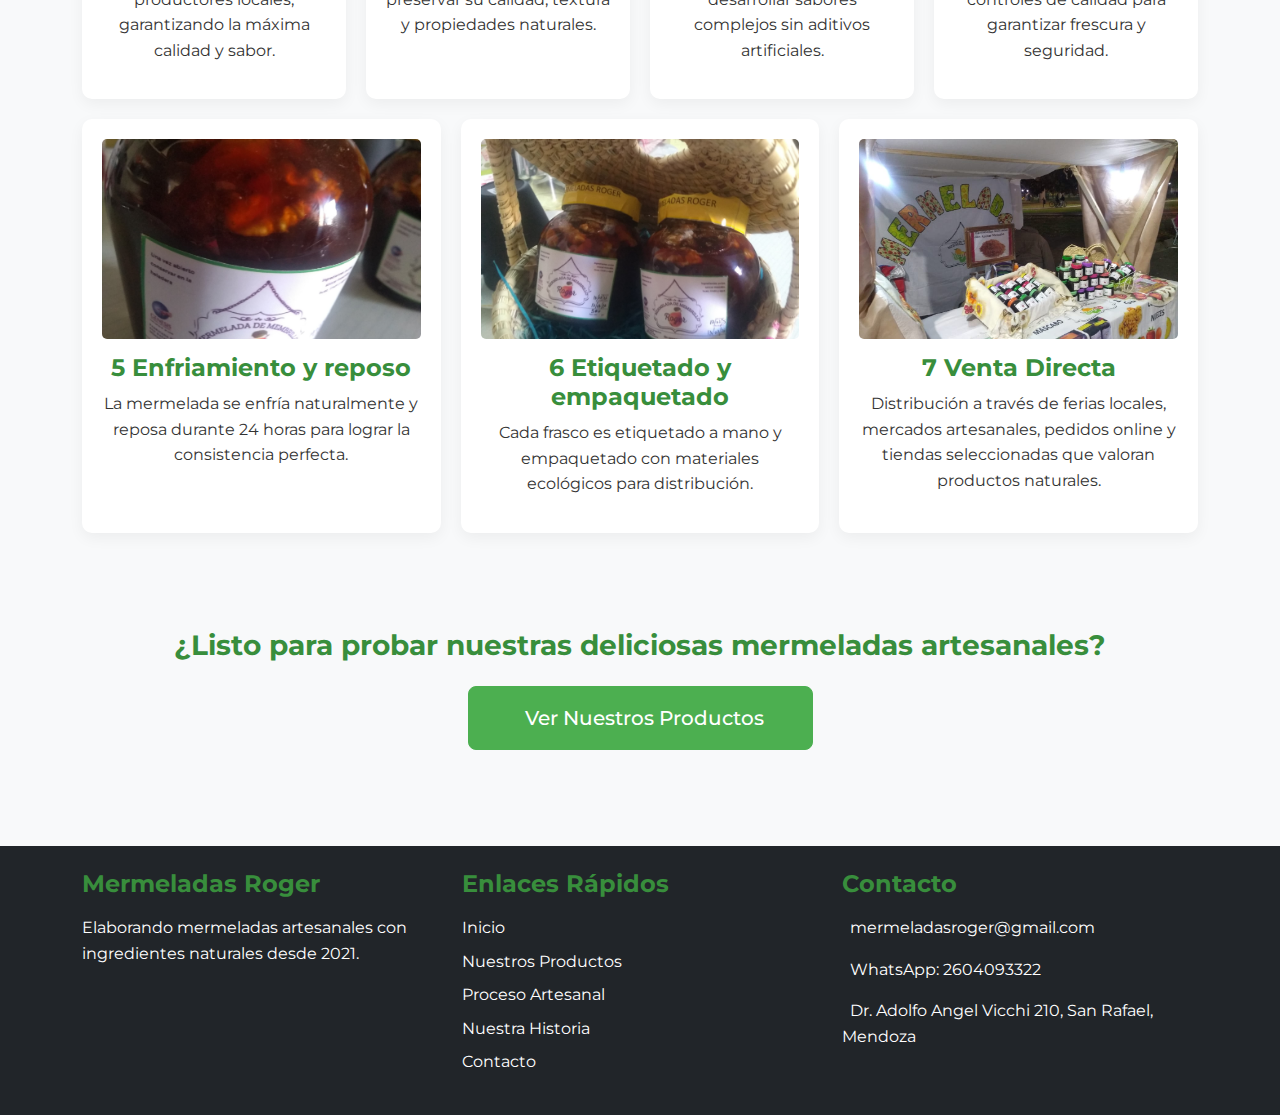
<file: public/views/proceso.html>
<!DOCTYPE html>
<html lang="es">
<head>
    <meta charset="UTF-8">
    <meta name="viewport" content="width=device-width, initial-scale=1.0">
    <title>Proceso - Mermeladas Roger</title>
    <link href="https://cdn.jsdelivr.net/npm/bootstrap@5.3.0/dist/css/bootstrap.min.css" rel="stylesheet">
    <link href="https://fonts.googleapis.com/css2?family=Montserrat:wght@400;500;700&family=Dancing+Script:wght@700&display=swap" rel="stylesheet">
    <link rel="stylesheet" href="../../public/css/styles.css">

</head>
<body>
    <header>
        <nav class="navbar navbar-expand-lg bg-white shadow-sm">
            <div class="container">
                <a class="navbar-brand" href="../../index.html">
                    <img class="brand-logo" src="../../public/img/logo.png" alt="Mermeladas Roger">
                    <span class="brand-text">Mermeladas Roger</span>
                </a>
                <button class="navbar-toggler" type="button" data-bs-toggle="collapse" data-bs-target="#navbarNav">
                    <span class="navbar-toggler-icon"></span>
                </button>
                <div class="collapse navbar-collapse" id="navbarNav">
                    <ul class="navbar-nav ms-auto">
                        <li class="nav-item"><a class="nav-link" href="../../index.html">Inicio</a></li>
                        <li class="nav-item"><a class="nav-link" href="../../public/views/productos.html">Productos</a></li>
                        <li class="nav-item"><a class="nav-link active" href="../../public/views/proceso.html">Proceso</a></li>
                        <li class="nav-item"><a class="nav-link" href="../../public/views/nosotros.html">Nosotros</a></li>
                        <li class="nav-item"><a class="nav-link" href="../../public/views/contacto.html">Contacto</a></li>
                    </ul>
                </div>
            </div>
        </nav>
    </header>

    <main class="container py-5">
        <h1 class="section-title">Nuestro Proceso Artesanal</h1>
        <p class="intro-text">
            En Mermeladas Roger, nuestro proceso artesanal es el corazón de todo lo que hacemos. Cada paso, desde la selección de las frutas hasta la venta final, se realiza con cuidado y dedicación para asegurar que cada frasco de mermelada sea de la más alta calidad. A continuación, te invitamos a conocer más sobre nuestro proceso.
        </p>
        
        <!-- Video Section -->
        <section class="video-container">
            <h2 class="text-center mb-4">Conoce nuestro proceso</h2>
            <div class="video-wrapper">
                <iframe src="../img/Galeria de Proceso/VideoProceso.mp4?mute=1" title="Proceso artesanal de Mermeladas Roger" allow="accelerometer; clipboard-write; encrypted-media; gyroscope; picture-in-picture" allowfullscreen></iframe>
            </div>
            <p class="video-caption">Video: Nuestro proceso artesanal</p>
        </section>
        
        <!-- Galería de proceso -->
        <section>
            <h2 class="text-center mb-4">Los 7 pasos de nuestra elaboración</h2>
            <div class="galeria-proceso">
                <div class="paso">
                    <img src="../img/Galeria de Proceso/Paso1.jpeg" alt="Selección de frutas frescas de productores locales">
                    <div class="paso-content">
                        <h4><span class="paso-number">1</span> Selección de frutas</h4>
                        <p>Selección cuidadosa de frutas frescas y maduras de productores locales, garantizando la máxima calidad y sabor.</p>
                    </div>
                </div>
                <div class="paso">
                    <img src="../img/Galeria de Proceso/Paso2.jpeg" alt="Preparación de las frutas">
                    <div class="paso-content">
                        <h4><span class="paso-number">2</span> Preparación de las frutas</h4>
                        <p>Las frutas se lavan, pelan y cortan a mano para preservar su calidad, textura y propiedades naturales.</p>
                    </div>
                </div>
                <div class="paso">
                    <img src="../img/Galeria de Proceso/Paso3.jpeg" alt="Cocción a fuego lento">
                    <div class="paso-content">
                        <h4><span class="paso-number">3</span> Cocción a fuego lento</h4>
                        <p>Cocción tradicional en ollas de acero inoxidable para desarrollar sabores complejos sin aditivos artificiales.</p>
                    </div>
                </div>
                <div class="paso">
                    <img src="../img/Galeria de Proceso/Paso4.jpeg" alt="Envasado al vacio con control de calidad">
                    <div class="paso-content">
                        <h4><span class="paso-number">4</span> Envasado manual</h4>
                        <p>Envasado al vacío y sellado a mano con estrictos controles de calidad para garantizar frescura y seguridad.</p>
                    </div>
                </div>
                <div class="paso">
                    <img src="../img/Galeria de Proceso/Paso5.jpeg" alt="Enfriamiento y reposo de la mermelada">
                    <div class="paso-content">
                        <h4><span class="paso-number">5</span> Enfriamiento y reposo</h4>
                        <p>La mermelada se enfría naturalmente y reposa durante 24 horas para lograr la consistencia perfecta.</p>
                    </div>
                </div>
                <div class="paso">
                    <img src="../img/Galeria de Proceso/Paso6.jpeg" alt="Etiquetado y empaquetado de los frascos">
                    <div class="paso-content">
                        <h4><span class="paso-number">6</span> Etiquetado y empaquetado</h4>
                        <p>Cada frasco es etiquetado a mano y empaquetado con materiales ecológicos para distribución.</p>
                    </div>
                </div>
                <div class="paso sale-step">
                    <div class="sale-icon">
                        <i class="bi bi-cart-check"></i>
                    </div>
                    <img src="../img/Galeria de Proceso/Paso7.jpeg" alt="Venta directa al consumidor">
                    <div class="paso-content">
                        <h4><span class="paso-number">7</span> Venta Directa</h4>
                        <p>Distribución a través de ferias locales, mercados artesanales, pedidos online y tiendas seleccionadas que valoran productos naturales.</p>
                    </div>
                </div>
            </div>
        </section>
        
        <!-- Call to Action -->
        <section class="text-center mt-5 py-5">
            <h3 class="mb-4">¿Listo para probar nuestras deliciosas mermeladas artesanales?</h3>
            <a href="../../public/views/productos.html" class="btn btn-primary btn-lg px-5 py-3">
                <i class="bi bi-basket me-2"></i>Ver Nuestros Productos
            </a>
        </section>
    </main>

    <footer class="bg-dark text-white py-4">
        <div class="container">
            <div class="row">
                <div class="col-md-4 mb-4 mb-md-0">
                    <h4 class="mb-3">Mermeladas Roger</h4>
                    <p>Elaborando mermeladas artesanales con ingredientes naturales desde 2021.</p>
                    <div class="d-flex mt-3">
                        <a href="https://instagram.com/mermeladasroger" class="text-white me-3 fs-5">
                            <i class="bi bi-instagram"></i>
                        </a>
                        <a href="https://facebook.com/MermeladasRoger" class="text-white me-3 fs-5">
                            <i class="bi bi-facebook"></i>
                        </a>
                        <a href="https://wa.me/542604093322" class="text-white fs-5">
                            <i class="bi bi-whatsapp"></i>
                        </a>
                    </div>
                </div>
                <div class="col-md-4 mb-4 mb-md-0">
                    <h4 class="mb-3">Enlaces Rápidos</h4>
                    <ul class="list-unstyled">
                        <li class="mb-2"><a href="../../index.html">Inicio</a></li>
                        <li class="mb-2"><a href="../../public/views/productos.html">Nuestros Productos</a></li>
                        <li class="mb-2"><a href="../../public/views/proceso.html">Proceso Artesanal</a></li>
                        <li class="mb-2"><a href="../../public/views/nosotros.html">Nuestra Historia</a></li>
                        <li><a href="../../public/views/contacto.html">Contacto</a></li>
                    </ul>
                </div>
                <div class="col-md-4">
                    <h4 class="mb-3">Contacto</h4>
                    <p><i class="bi bi-envelope me-2"></i>mermeladasroger@gmail.com</p>
                    <p><i class="bi bi-whatsapp me-2"></i>WhatsApp: 2604093322</p>
                    <p><i class="bi bi-geo-alt me-2"></i>Dr. Adolfo Angel Vicchi 210, San Rafael, Mendoza</p>
                </div>
            </div>
        </div>
    </footer>

    <!-- Bootstrap JS -->
    <script src="https://cdn.jsdelivr.net/npm/bootstrap@5.3.0/dist/js/bootstrap.bundle.min.js"></script>
</body>
</html>
</file>
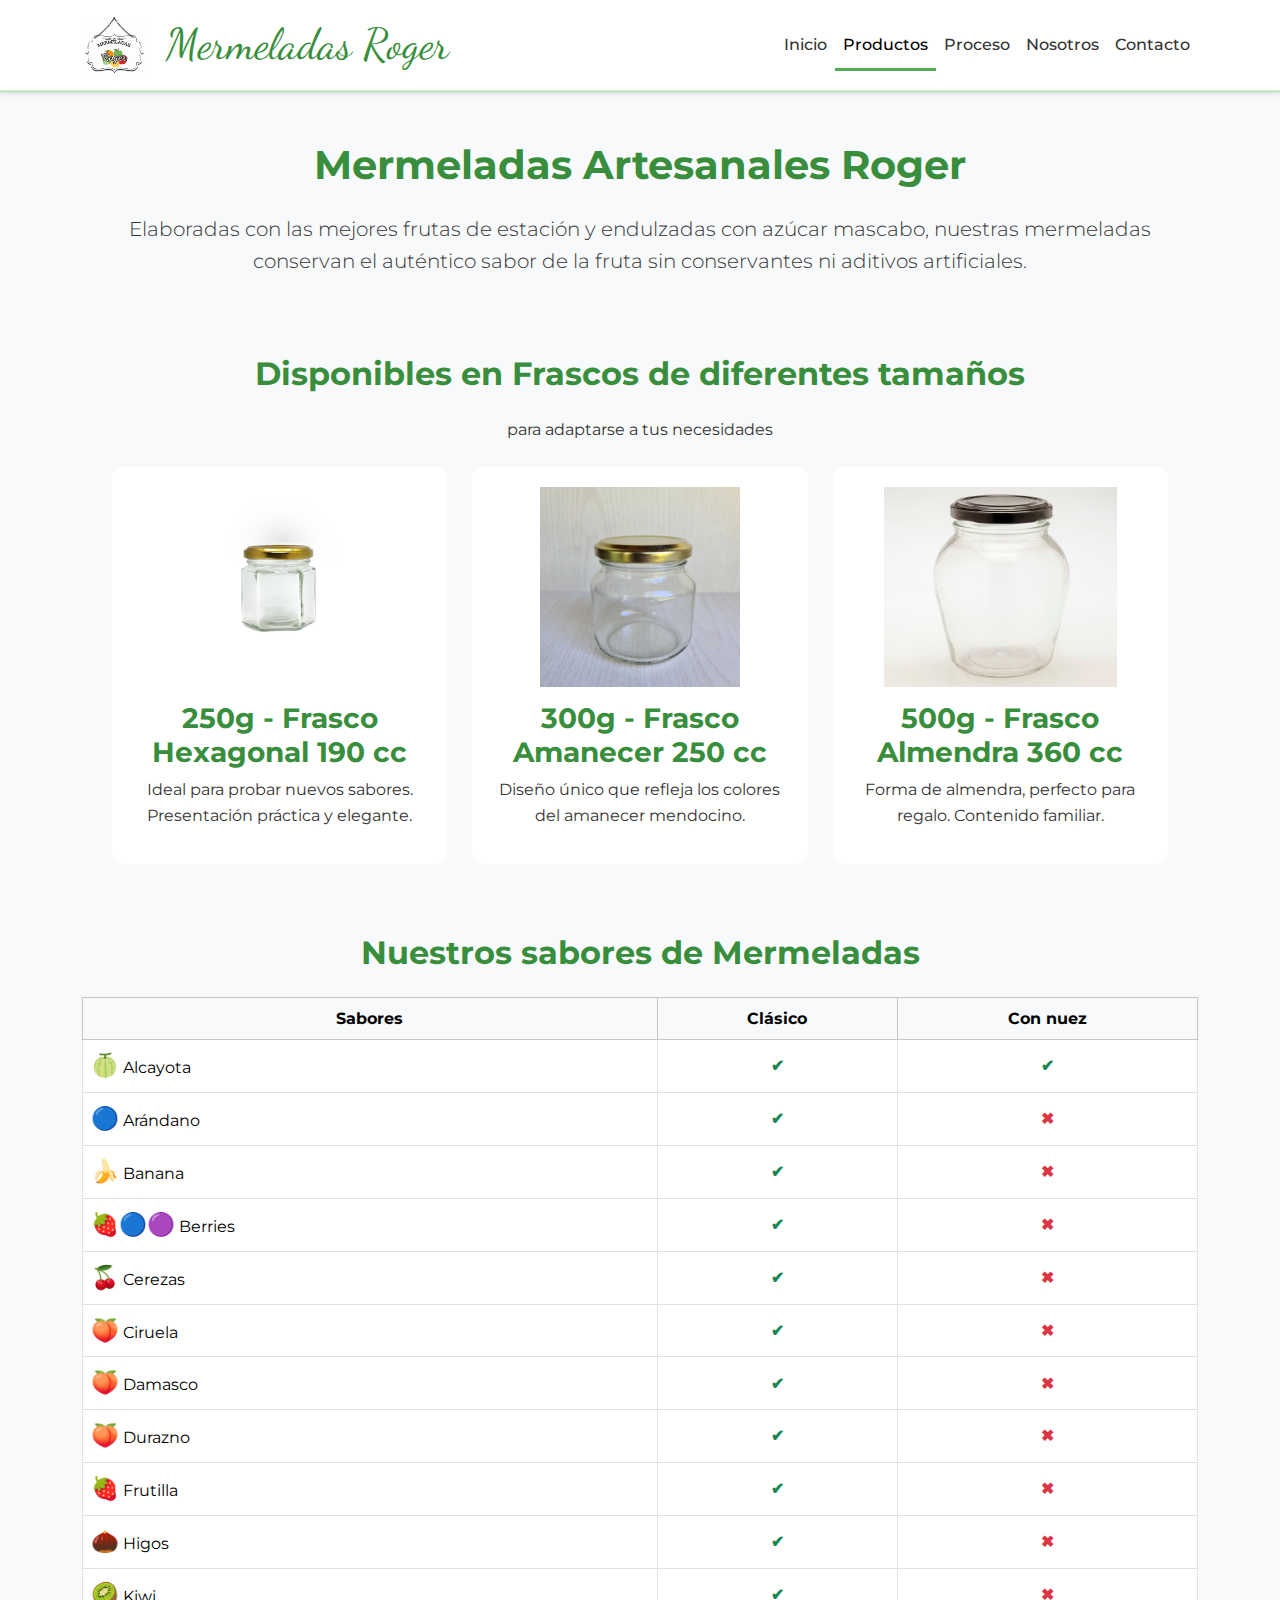
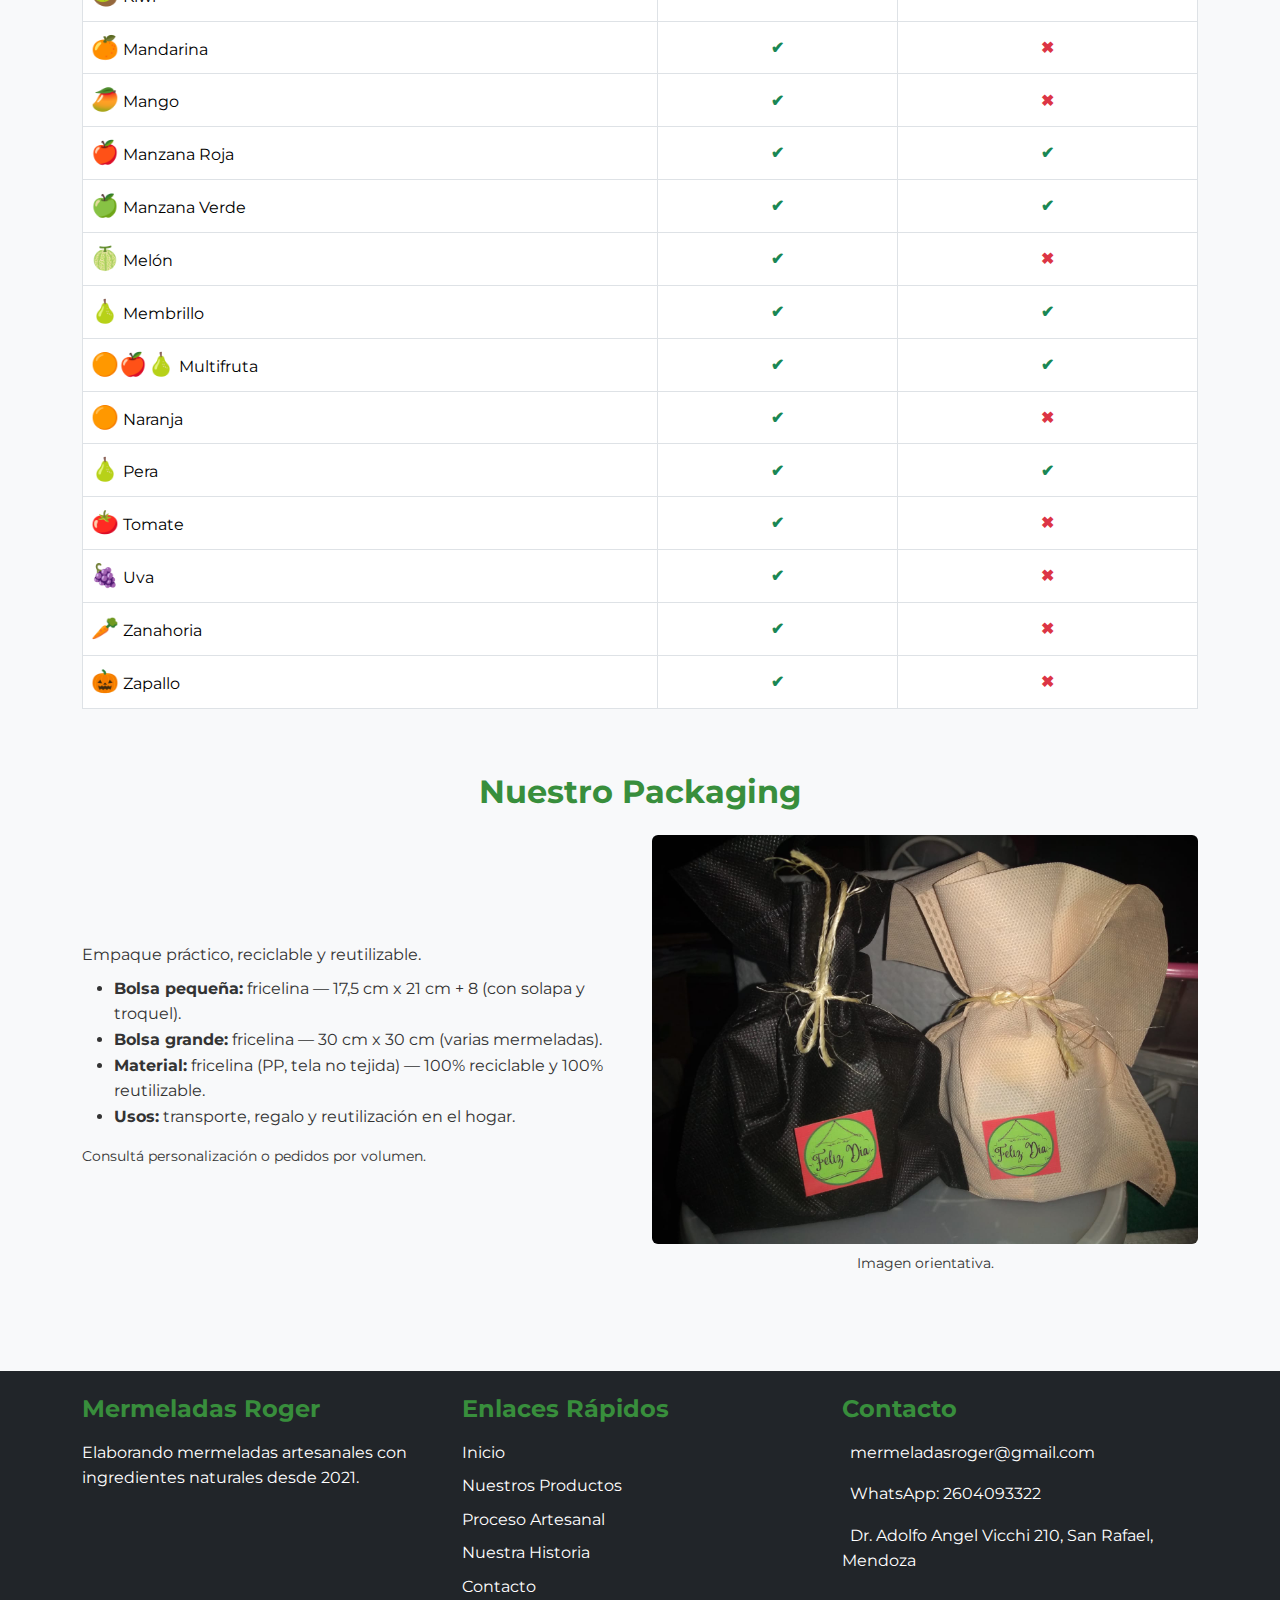
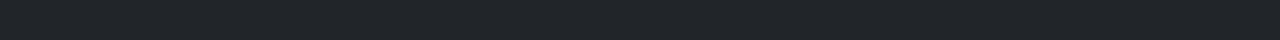
<file: public/views/productos.html>
<!DOCTYPE html>
<html lang="es">
<head>
    <meta charset="UTF-8" />
    <meta name="viewport" content="width=device-width, initial-scale=1.0"/>
    <title>Productos - Mermeladas Roger</title>
    <link href="https://cdn.jsdelivr.net/npm/bootstrap@5.3.0/dist/css/bootstrap.min.css" rel="stylesheet">
    <link href="https://fonts.googleapis.com/css2?family=Montserrat:wght@400;500;700&family=Dancing+Script:wght@700&display=swap" rel="stylesheet">
    <link rel="stylesheet" href="../css/styles.css">
</head>
<body>
    <header>
        <nav class="navbar navbar-expand-lg bg-white shadow-sm">
            <div class="container">
                <a class="navbar-brand" href="../../index.html">
                    <img class="brand-logo" src="../../public/img/logo.png" alt="Mermeladas Roger">
                    <span class="brand-text">Mermeladas Roger</span>
                </a>
                <button class="navbar-toggler" type="button" data-bs-toggle="collapse" data-bs-target="#navbarNav">
                    <span class="navbar-toggler-icon"></span>
                </button>
                <div class="collapse navbar-collapse" id="navbarNav">
                    <ul class="navbar-nav ms-auto">
                        <li class="nav-item"><a class="nav-link" href="../../index.html">Inicio</a></li>
                        <li class="nav-item"><a class="nav-link active" href="../../public/views/productos.html">Productos</a></li>
                        <li class="nav-item"><a class="nav-link" href="../../public/views/proceso.html">Proceso</a></li>
                        <li class="nav-item"><a class="nav-link" href="../../public/views/nosotros.html">Nosotros</a></li>
                        <li class="nav-item"><a class="nav-link" href="../../public/views/contacto.html">Contacto</a></li>
                    </ul>
                </div>
            </div>
        </nav>
    </header>

    <main class="container py-5">
        <!-- Descripción -->
        <section class="text-center mb-5">
            <h1 class="mb-4">Mermeladas Artesanales Roger</h1>
            <p class="lead">Elaboradas con las mejores frutas de estación y endulzadas con azúcar mascabo, nuestras mermeladas conservan el auténtico sabor de la fruta sin conservantes ni aditivos artificiales.</p>
        </section>

        <!-- Sección de frascos -->
        <section class="frascos-section">
            <h2 class="text-center mb-4">Disponibles en Frascos de diferentes tamaños</h2>
            <p class="text-center mb-4">para adaptarse a tus necesidades</p>
            
            <div class="frascos-grid">
                <!-- Frasco 250g -->
                <div class="frascos-card">
                    <img src="../img/frascos/Hezagonal190cc.jpg" alt="Frasco Hexagonal 250g 190cc">
                    <h3>250g - Frasco Hexagonal 190 cc</h3>
                    <p>Ideal para probar nuevos sabores. Presentación práctica y elegante.</p>
                </div>
                
                <!-- Frasco 300g -->
                <div class="frascos-card">
                    <img src="../img/frascos/Amanecer250cc.jpg" alt="Frasco Amanecer 300g 250cc">
                    <h3>300g - Frasco Amanecer 250 cc</h3>
                    <p>Diseño único que refleja los colores del amanecer mendocino.</p>
                </div>
                
                <!-- Frasco 500g Almendra -->
                <div class="frascos-card">
                    <img src="../img/frascos/Almendra360cc.jpg" alt="Frasco Almendra 500g 360cc">
                    <h3>500g - Frasco Almendra 360 cc</h3>
                    <p>Forma de almendra, perfecto para regalo. Contenido familiar.</p>
                </div>
                
            </div>
        </section>

        <!-- Tabla de sabores -->
        <section class="mb-5">
            <h2 class="text-center mb-4">Nuestros sabores de Mermeladas</h2>
            <div class="table-responsive">
                <table class="table table-bordered tabla-sabores text-center">
                    <thead class="table-light">
                        <tr>
                            <th>Sabores</th>
                            <th>Clásico</th>
                            <th>Con nuez</th>
                        </tr>
                    </thead>
                    <tbody>
                        <tr>
                            <td class="text-start"><span class="emoji-cell">🍈</span> Alcayota</td>
                            <td class="present">✔</td>
                            <td class="present">✔</td>
                        </tr>
                        <tr>
                            <td class="text-start"><span class="emoji-cell">🔵</span> Arándano</td>
                            <td class="present">✔</td>
                            <td class="absent">✖</td>
                        </tr>
                        <tr>
                            <td class="text-start"><span class="emoji-cell">🍌</span> Banana</td>
                            <td class="present">✔</td>
                            <td class="absent">✖</td>
                        </tr>
                        <tr>
                            <td class="text-start"><span class="emoji-cell">🍓🔵🟣​​</span> Berries</td>
                            <td class="present">✔</td>
                            <td class="absent">✖</td>
                        </tr>
                        <tr>
                            <td class="text-start"><span class="emoji-cell">🍒</span> Cerezas</td>
                            <td class="present">✔</td>
                            <td class="absent">✖</td>
                        </tr>
                        <tr>
                            <td class="text-start"><span class="emoji-cell">🍑</span> Ciruela</td>
                            <td class="present">✔</td>
                            <td class="absent">✖</td>
                        </tr>
                        <tr>
                            <td class="text-start"><span class="emoji-cell">🍑</span> Damasco</td>
                            <td class="present">✔</td>
                            <td class="absent">✖</td>
                        </tr>
                        <tr>
                            <td class="text-start"><span class="emoji-cell">🍑</span> Durazno</td>
                            <td class="present">✔</td>
                            <td class="absent">✖</td>
                        </tr>
                        <tr>
                            <td class="text-start"><span class="emoji-cell">🍓</span> Frutilla</td>
                            <td class="present">✔</td>
                            <td class="absent">✖</td>
                        </tr>
                        <tr>
                            <td class="text-start"><span class="emoji-cell">🌰</span> Higos</td>
                            <td class="present">✔</td>
                            <td class="absent">✖</td>
                        </tr>
                        <tr>
                            <td class="text-start"><span class="emoji-cell">🥝</span> Kiwi</td>
                            <td class="present">✔</td>
                            <td class="absent">✖</td>
                        </tr>
                        <tr>
                            <td class="text-start"><span class="emoji-cell">🍊</span> Mandarina</td>
                            <td class="present">✔</td>
                            <td class="absent">✖</td>
                        </tr>
                        <tr>
                            <td class="text-start"><span class="emoji-cell">🥭</span> Mango</td>
                            <td class="present">✔</td>
                            <td class="absent">✖</td>
                        </tr>
                        <tr>
                            <td class="text-start"><span class="emoji-cell">🍎</span> Manzana Roja</td>
                            <td class="present">✔</td>
                            <td class="present">✔</td>
                        </tr>
                        <tr>
                            <td class="text-start"><span class="emoji-cell">🍏​</span> Manzana Verde</td>
                            <td class="present">✔</td>
                            <td class="present">✔</td>
                        </tr>
                        <tr>
                            <td class="text-start"><span class="emoji-cell">🍈</span> Melón</td>
                            <td class="present">✔</td>
                            <td class="absent">✖</td>
                        </tr>
                        <tr>
                            <td class="text-start"><span class="emoji-cell">🍐</span> Membrillo</td>
                            <td class="present">✔</td>
                            <td class="present">✔</td>
                        </tr>
                        <tr>
                            <td class="text-start"><span class="emoji-cell">🟠​🍎​🍐​</span> Multifruta</td>
                            <td class="present">✔</td>
                            <td class="present">✔</td>
                        </tr>
                        <tr>
                            <td class="text-start"><span class="emoji-cell">🟠​</span> Naranja</td>
                            <td class="present">✔</td>
                            <td class="absent">✖</td>
                        </tr>
                        <tr>
                            <td class="text-start"><span class="emoji-cell">🍐</span> Pera</td>
                            <td class="present">✔</td>
                            <td class="present">✔</td>
                        </tr>
                        <tr>
                            <td class="text-start"><span class="emoji-cell">🍅</span> Tomate</td>
                            <td class="present">✔</td>
                            <td class="absent">✖</td>
                        </tr>
                        <tr>
                            <td class="text-start"><span class="emoji-cell">🍇</span> Uva</td>
                            <td class="present">✔</td>
                            <td class="absent">✖</td>
                        </tr>
                        <tr>
                            <td class="text-start"><span class="emoji-cell">🥕</span> Zanahoria</td>
                            <td class="present">✔</td>
                            <td class="absent">✖</td>
                        </tr>
                        <tr>
                            <td class="text-start"><span class="emoji-cell">🎃</span> Zapallo</td>
                            <td class="present">✔</td>
                            <td class="absent">✖</td>
                        </tr>
                    </tbody>
                </table>
            </div>
        </section>

        <!-- Sección Nuestro Packaging -->
        <section id="packaging" class="mb-5" aria-labelledby="packaging-heading">
        <h2 id="packaging-heading" class="text-center mb-4">Nuestro Packaging</h2>

        <div class="row align-items-center">
            <div class="col-md-6">
            <p class="mb-2">Empaque práctico, reciclable y reutilizable.</p>
            <ul>
                <li><strong>Bolsa pequeña:</strong> fricelina — 17,5 cm x 21 cm + 8 (con solapa y troquel).</li>
                <li><strong>Bolsa grande:</strong> fricelina — 30 cm x 30 cm (varias mermeladas).</li>
                <li><strong>Material:</strong> fricelina (PP, tela no tejida) — 100% reciclable y 100% reutilizable.</li>
                <li><strong>Usos:</strong> transporte, regalo y reutilización en el hogar.</li>
            </ul>
            <p class="small mb-0">Consultá personalización o pedidos por volumen.</p>
            </div>

            <div class="col-md-6 text-center">
            <img id="packPreview" src="../img/bolsa.jpeg" alt="Ejemplo de bolsa de fricelina" class="img-fluid rounded mb-2">
            <p class="small mb-0">Imagen orientativa.</p>
            </div>
        </div>
        </section>

            </main>

    <footer class="bg-dark text-white py-4">
        <div class="container">
            <div class="row">
                <div class="col-md-4 mb-4 mb-md-0">
                    <h4 class="mb-3">Mermeladas Roger</h4>
                    <p>Elaborando mermeladas artesanales con ingredientes naturales desde 2021.</p>
                    <div class="d-flex mt-3">
                        <a href="https://instagram.com/mermeladasroger" class="text-white me-3 fs-5">
                            <i class="bi bi-instagram"></i>
                        </a>
                        <a href="https://facebook.com/MermeladasRoger" class="text-white me-3 fs-5">
                            <i class="bi bi-facebook"></i>
                        </a>
                        <a href="https://wa.me/542604093322" class="text-white fs-5">
                            <i class="bi bi-whatsapp"></i>
                        </a>
                    </div>
                </div>
                <div class="col-md-4 mb-4 mb-md-0">
                    <h4 class="mb-3">Enlaces Rápidos</h4>
                    <ul class="list-unstyled">
                        <li class="mb-2"><a href="../../index.html">Inicio</a></li>
                        <li class="mb-2"><a href="../../public/views/productos.html">Nuestros Productos</a></li>
                        <li class="mb-2"><a href="../../public/views/proceso.html">Proceso Artesanal</a></li>
                        <li class="mb-2"><a href="../../public/views/nosotros.html">Nuestra Historia</a></li>
                        <li><a href="../../public/views/contacto.html">Contacto</a></li>
                    </ul>
                </div>
                <div class="col-md-4">
                    <h4 class="mb-3">Contacto</h4>
                    <p><i class="bi bi-envelope me-2"></i>mermeladasroger@gmail.com</p>
                    <p><i class="bi bi-whatsapp me-2"></i>WhatsApp: 2604093322</p>
                    <p><i class="bi bi-geo-alt me-2"></i>Dr. Adolfo Angel Vicchi 210, San Rafael, Mendoza</p>
                </div>
            </div>
        </div>
    </footer>

    <!-- Bootstrap JS -->
    <script src="https://cdn.jsdelivr.net/npm/bootstrap@5.3.0/dist/js/bootstrap.bundle.min.js"></script>

</body>
</html>
</file>
<file: public/css/styles.css>
/* colores*/
:root {--verde-primario: #8bc34a;--verde-oscuro: #689f3873;--blanco: #ffffff;--gris-claro: #f8f9fa;--gris-texto: #333333;--primary-green: #4CAF50;--light-green: #8BC34A;--soft-green: #C8E6C9;--dark-green: #388E3C;--light-gray: #f8f9fa;--text-dark: #333;--text-light: #666;}

/* Green accents */
.green-accent {background-color: var(--soft-green);padding: 40px 0;border-radius: 10px;}
.border-green {border-left: 4px solid var(--primary-green);padding-left: 15px;}

/* Fuentes */
body {font-family: 'Montserrat', sans-serif;color: var(--gris-texto);background-color: var(--gris-claro);line-height: 1.6;}
h1, h2, h3, h4, h5, h6 {font-family: 'Montserrat', sans-serif;font-weight: 700;color: var(--dark-green);}
.script-font {font-family: 'Dancing Script', cursive;}

/* Navbar */
.navbar {background-color: white;box-shadow: 0 2px 10px rgba(0,0,0,0.1);border-bottom: 3px solid var(--soft-green);}
.navbar-brand .brand-text {font-family: 'Dancing Script', cursive;font-size: 2.7rem;color: var(--dark-green);margin-left: 10px;}
.nav-link {font-weight: 500;color: var(--text-dark);transition: all 0.3s;position: relative;}
.nav-link.active, .nav-link:hover {color: var(--dark-green);}
.nav-link.active::after {content: '';position: absolute;bottom: -5px;left: 0;right: 0;height: 3px;background-color: var(--primary-green);}

.nav-link::after {content: '';position: absolute;bottom: -2px;left: 0;width: 0;height: 2px;background-color: var(--verde-primario);transition: width 0.3s;}
.nav-link:hover::after,.nav-link.active::after {width: 100%;}
.btn-outline-dark:hover {background-color: var(--verde-primario);border-color: var(--verde-primario);color: white;}

.navbar-brand {display: flex;align-items: center;gap: 0.6rem;flex-wrap: wrap;}
.brand-logo {max-width: 64px; height: auto; display: block;}

.brand-text {font-family: 'Dancing Script', cursive;color: var(--dark-green);line-height: 1;font-size: clamp(1.1rem, 4vw, 2.7rem);white-space: normal;}

@media (max-width: 420px) {.brand-logo { max-width: 48px; } .brand-text  { font-size: 1rem; }}
@media (max-width: 360px) {}

/* Hero section carousel*/
.carousel-item {height: 500px;}
.carousel-item img {position: absolute;top: 0;left: 0;width: 100%;height: 100%;object-fit: cover;}
.carousel-caption {background-color: rgba(0,0,0,0.5);border-radius: 10px;padding: 20px;bottom: 30%;}
.carousel-caption h1, .carousel-caption h2 {color: white;font-family: 'Montserrat', sans-serif;text-shadow: 1px 1px 3px rgba(0,0,0,0.7);}

/* Section titles */
.section-title {font-family: 'Dancing Script',cursive ;color: var(--dark-green);text-align: center;margin-bottom: 40px;font-size: 2.5rem;position: relative;}
.section-title::after {content: '';display: block;width: 100px;height: 3px;background-color: var(--primary-green);margin: 15px auto;}

/* Footer */
footer {background-color: var(--dark-green);color: white;padding: 40px 0 20px;}
footer a {color: white;text-decoration: none;transition: all 0.3s;}
footer a:hover {color: var(--soft-green);text-decoration: underline;}

/* Values section */
.valores {background-color: var(--soft-green);padding: 60px 0;}
.valores .col-md-4 {padding: 20px;}
.valores h3 {color: var(--dark-green);margin-bottom: 15px;font-size: 1.5rem;}
.valores p {color: var(--text-light);font-size: 1.1rem;}

/* Cards */
.card {border: none;border-radius: 10px;overflow: hidden;box-shadow: 0 4px 8px rgba(0,0,0,0.1);transition: transform 0.3s;margin-bottom: 20px;}
.card:hover {transform: translateY(-5px);}
.card-img-top {height: 200px;object-fit: cover;}

/* Buttons */
.btn-primary {background-color: var(--primary-green);border-color: var(--primary-green);padding: 10px 25px;font-weight: 500;transition: all 0.3s;}
.btn-primary:hover {background-color: var(--dark-green);border-color: var(--dark-green);transform: translateY(-2px);}

/* PRODUCTOS */
.productos-grid {display: grid;grid-template-columns: repeat(auto-fill, minmax(300px, 1fr));gap: 30px;}
.producto-card {background: white;border-radius: 10px;overflow: hidden;box-shadow: 0 5px 15px rgba(0,0,0,0.1);transition: transform 0.3s ease;}
.producto-card:hover {transform: translateY(-10px);}
.producto-card img {width: 100%;height: 250px;object-fit: cover;}
.producto-card h3 {color: var(--verde-oscuro);padding: 15px 15px 0;}
.producto-card p {padding: 0 15px;color: var(--gris-texto);}

/* Tabla de sabores */
.presentaciones {display: flex;padding: 15px;gap: 10px;}
.presentaciones span {background: var(--gris-claro);padding: 5px 10px;border-radius: 20px;font-size: 0.9rem;}

/* NOSOTROS */
.historia {background: white;padding: 30px;border-radius: 10px;box-shadow: 0 5px 15px rgba(0,0,0,0.05);}

/*PROCESO*/
.galeria-proceso {display: flex;flex-wrap: wrap;justify-content: center;gap: 20px;}
.paso {flex: 1;min-width: 250px;text-align: center;background: white;padding: 20px;border-radius: 10px;box-shadow: 0 5px 15px rgba(0,0,0,0.05);}
.paso img {width: 100%;height: 200px;object-fit: cover;border-radius: 5px;margin-bottom: 15px;}

/* CONTACTO */
.contact-form {background: white;padding: 30px;border-radius: 10px;box-shadow: 0 5px 15px rgba(0,0,0,0.05);}
.contact-info, .social-links {background: white;padding: 30px;border-radius: 10px;box-shadow: 0 5px 15px rgba(0,0,0,0.05);margin-bottom: 20px;}
.map {border-radius: 10px;overflow: hidden;}

/* Responsive */
@media (max-width: 768px) {
    .productos-grid {grid-template-columns: 1fr;}
    .historia {flex-direction: column;}}

/* Ajustes para dispositivos móviles */
@media (max-width: 768px) {
    .carousel-item {padding-top: 50%; /* Relación 2:1 en móviles */}
    .carousel-caption h1 {font-size: 1.5rem; /* Texto más pequeño en móviles */}
    .carousel-caption h2 {font-size: 1.2rem;}}

/* Estilos para la sección de Filosofía */
.filosofia-section {background-color: #f8f9fa;border-radius: 15px;padding: 40px;box-shadow: 0 5px 15px rgba(0,0,0,0.05);margin-bottom: 50px;}
.filosofia-section h2 {color: var(--dark-green);font-family: 'Dancing Script', cursive;font-weight: 700;font-size: 3.5rem;margin-bottom: 40px;text-align: center;}
.filosofia-card {background: white;border-radius: 12px;box-shadow: 0 4px 10px rgba(0,0,0,0.08);padding: 25px;height: 100%;transition: transform 0.3s ease;border-top: 4px solid var(--primary-green);}
.filosofia-card:hover {transform: translateY(-5px);}
.filosofia-icon {font-size: 2.5rem;color: var(--primary-green);margin-bottom: 20px;display: inline-block;}
.filosofia-card h3 {color: var(--dark-green);font-weight: 700;margin-bottom: 20px;}

/* Estilos para la sección de Valores */
.valores-list {list-style-type: none;padding-left: 0;}
.valores-list li {padding: 10px 0;border-bottom: 1px dashed #eee;position: relative;padding-left: 30px;}
.valores-list li:before {content: "✓";color: var(--primary-green);font-weight: bold;position: absolute;left: 0;top: 10px;}
.valores-list li strong {color: var(--dark-green);}

/* Video Seccion */
.video-container {background: linear-gradient(135deg, Var(--blanco) 0%, var(--soft-green) 100%);border-radius: 15px;padding: 30px;margin-bottom: 50px;box-shadow: 0 10px 30px rgba(0,0,0,0);border: 1px solid rgba(0, 0, 0, 0);}
.video-wrapper {position: relative;padding-bottom: 56.25%;height: 0;overflow: hidden;border-radius: 12px;box-shadow: 0 8px 25px rgba(0,0,0,0);background: #000;margin-bottom: 25px;}
.video-wrapper iframe {position: absolute;top: 0;left: 0;width: 100%;height: 100%;border: none;}
.video-caption {text-align: center;font-style: italic;color: var(--dark-green);font-size: 0.95rem;margin-top: 15px;}
    
/* Sección de Frascos */
.frascos-section {background-color: #f8f9fa;border-radius: 15px;padding: 30px;margin-bottom: 40px;}
.frascos-grid {display: grid;grid-template-columns: repeat(auto-fit, minmax(250px, 1fr));gap: 25px;margin-top: 20px;}
.frascos-card {background: white;border-radius: 10px;overflow: hidden;box-shadow: 0 5px 15px rgba(0,0,0,0);transition: transform 0.3s ease;text-align: center;padding: 20px;}
.frascos-card:hover {transform: translateY(-5px);}
.frascos-card img {width: 100%;height: 200px;object-fit: contain;margin-bottom: 15px;}

/* Estilos para la tabla de sabores */
.tabla-sabores th, .tabla-sabores td { vertical-align: middle; }
.emoji-cell { width: 80px; font-size: 1.4rem; }
.tabla-sabores td.present,.tabla-sabores td.present * {color: #198754 !important; font-weight: 700;}
.tabla-sabores td.absent,.tabla-sabores td.absent * {color: #dc3545 !important; font-weight: 700;}
.pack-img-placeholder {width: 100%;max-width: 320px;height: auto;border: 1px dashed #ced4da;border-radius: .25rem;padding: .5rem;background: #fafafa;}

/* firma sin fondo */
.historia blockquote {background: transparent;border-left: 3px solid var(--primary-green);padding-left: 10px;}
.historia .blockquote-footer {background: transparent !important;color: var(--dark-green);font-weight: 700;display: block;margin-top: 0.5rem;}
</file>
